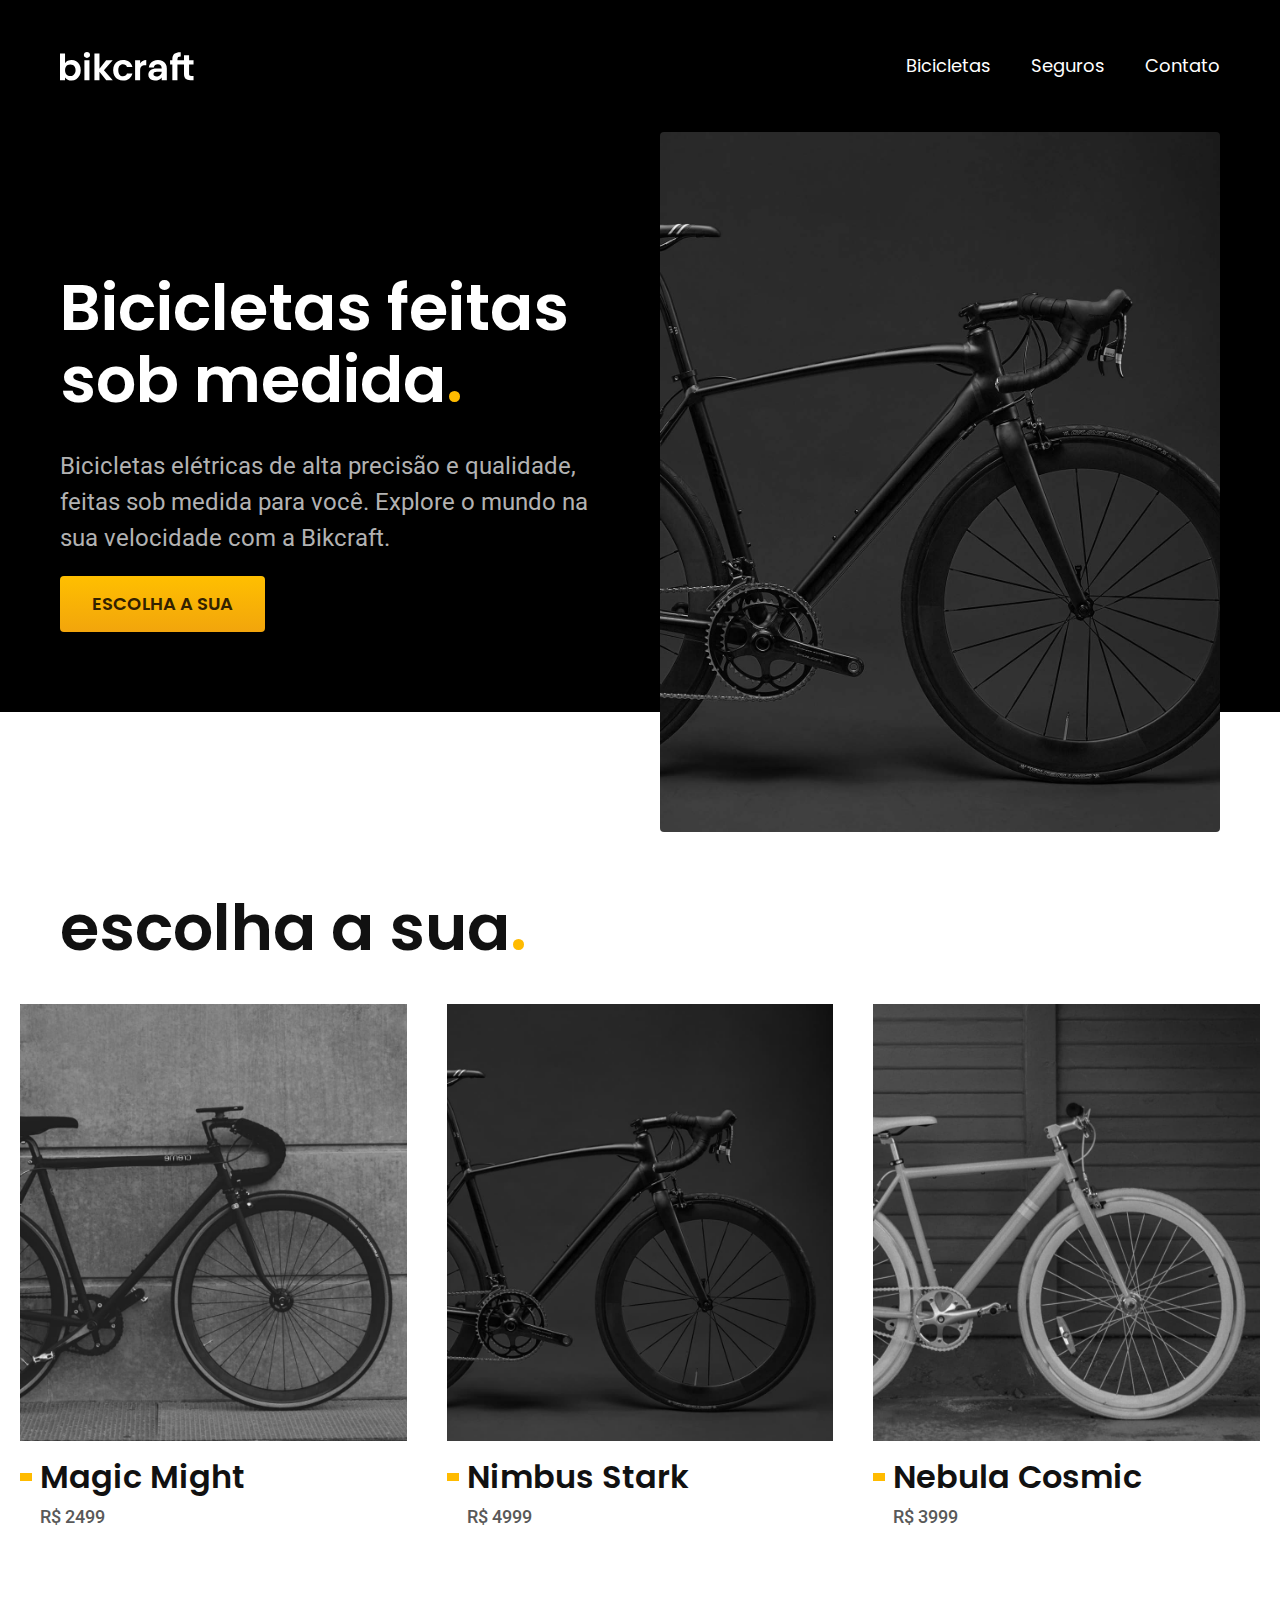
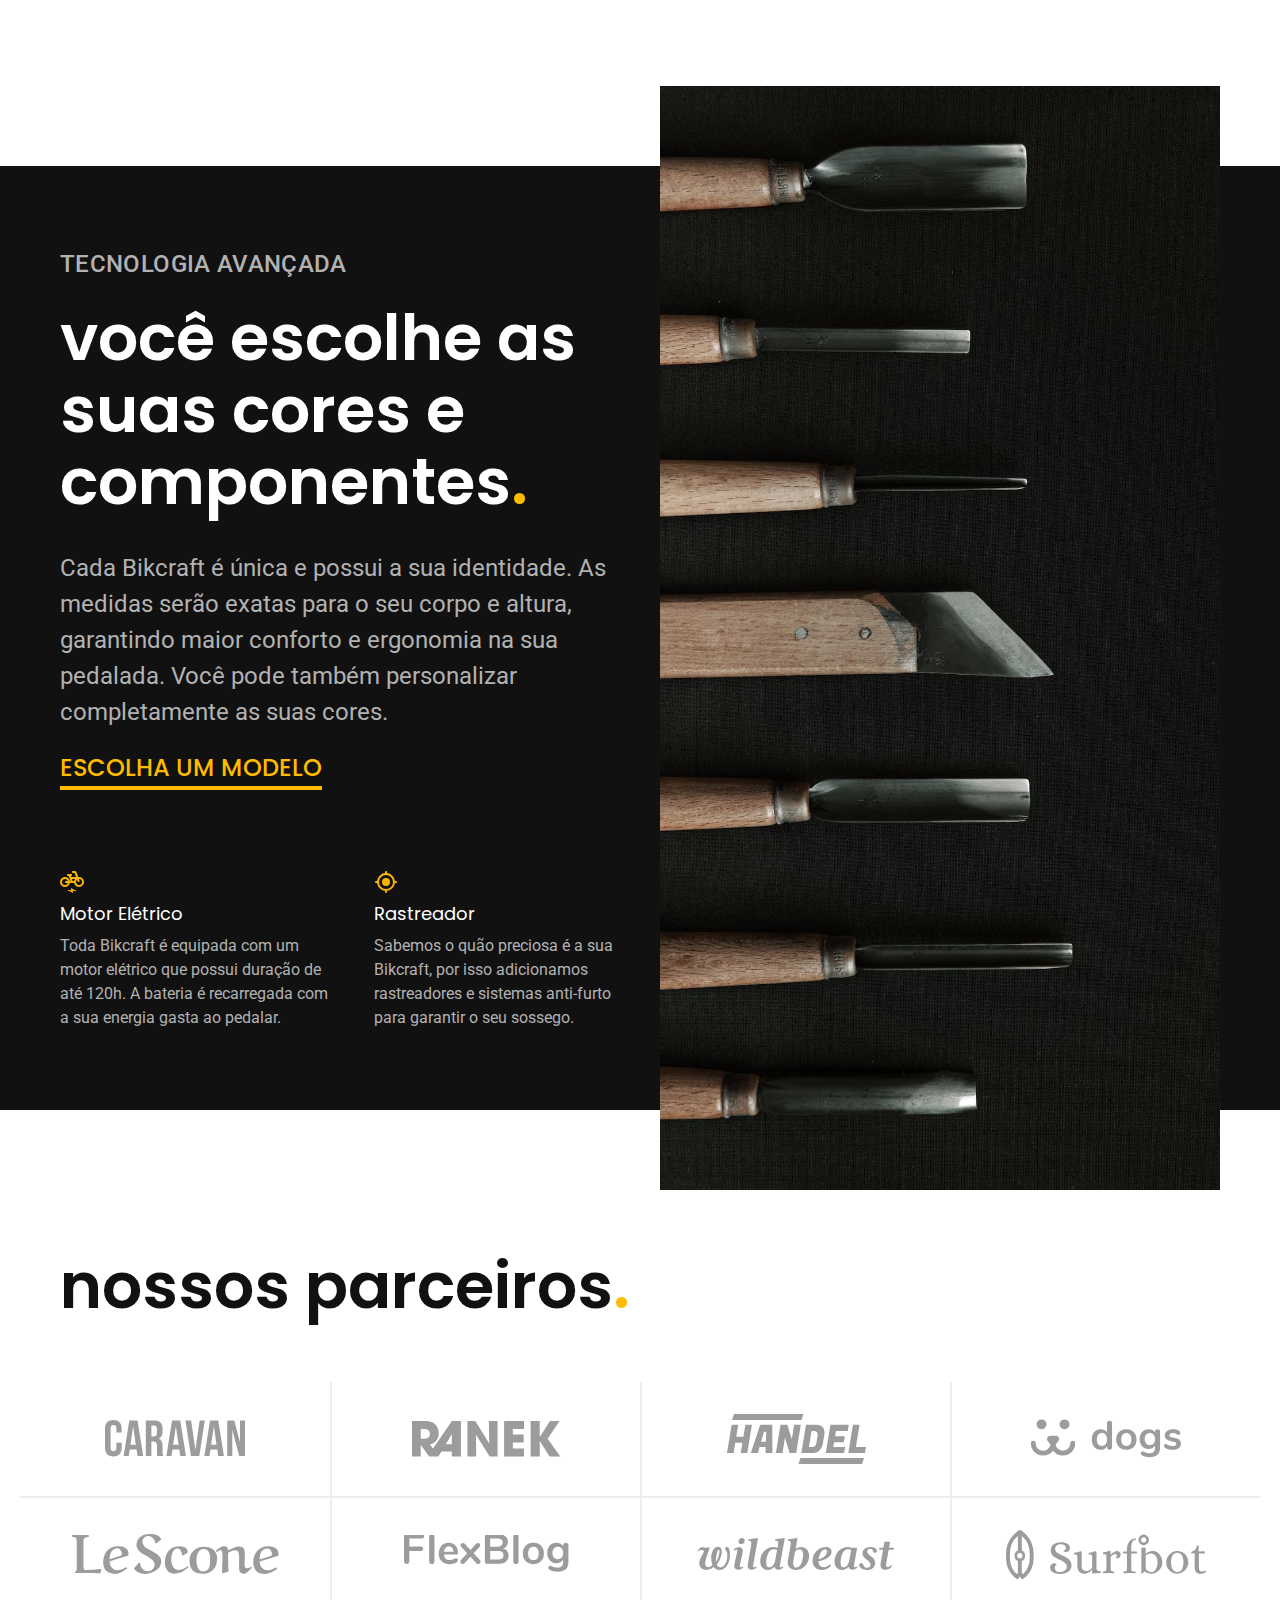
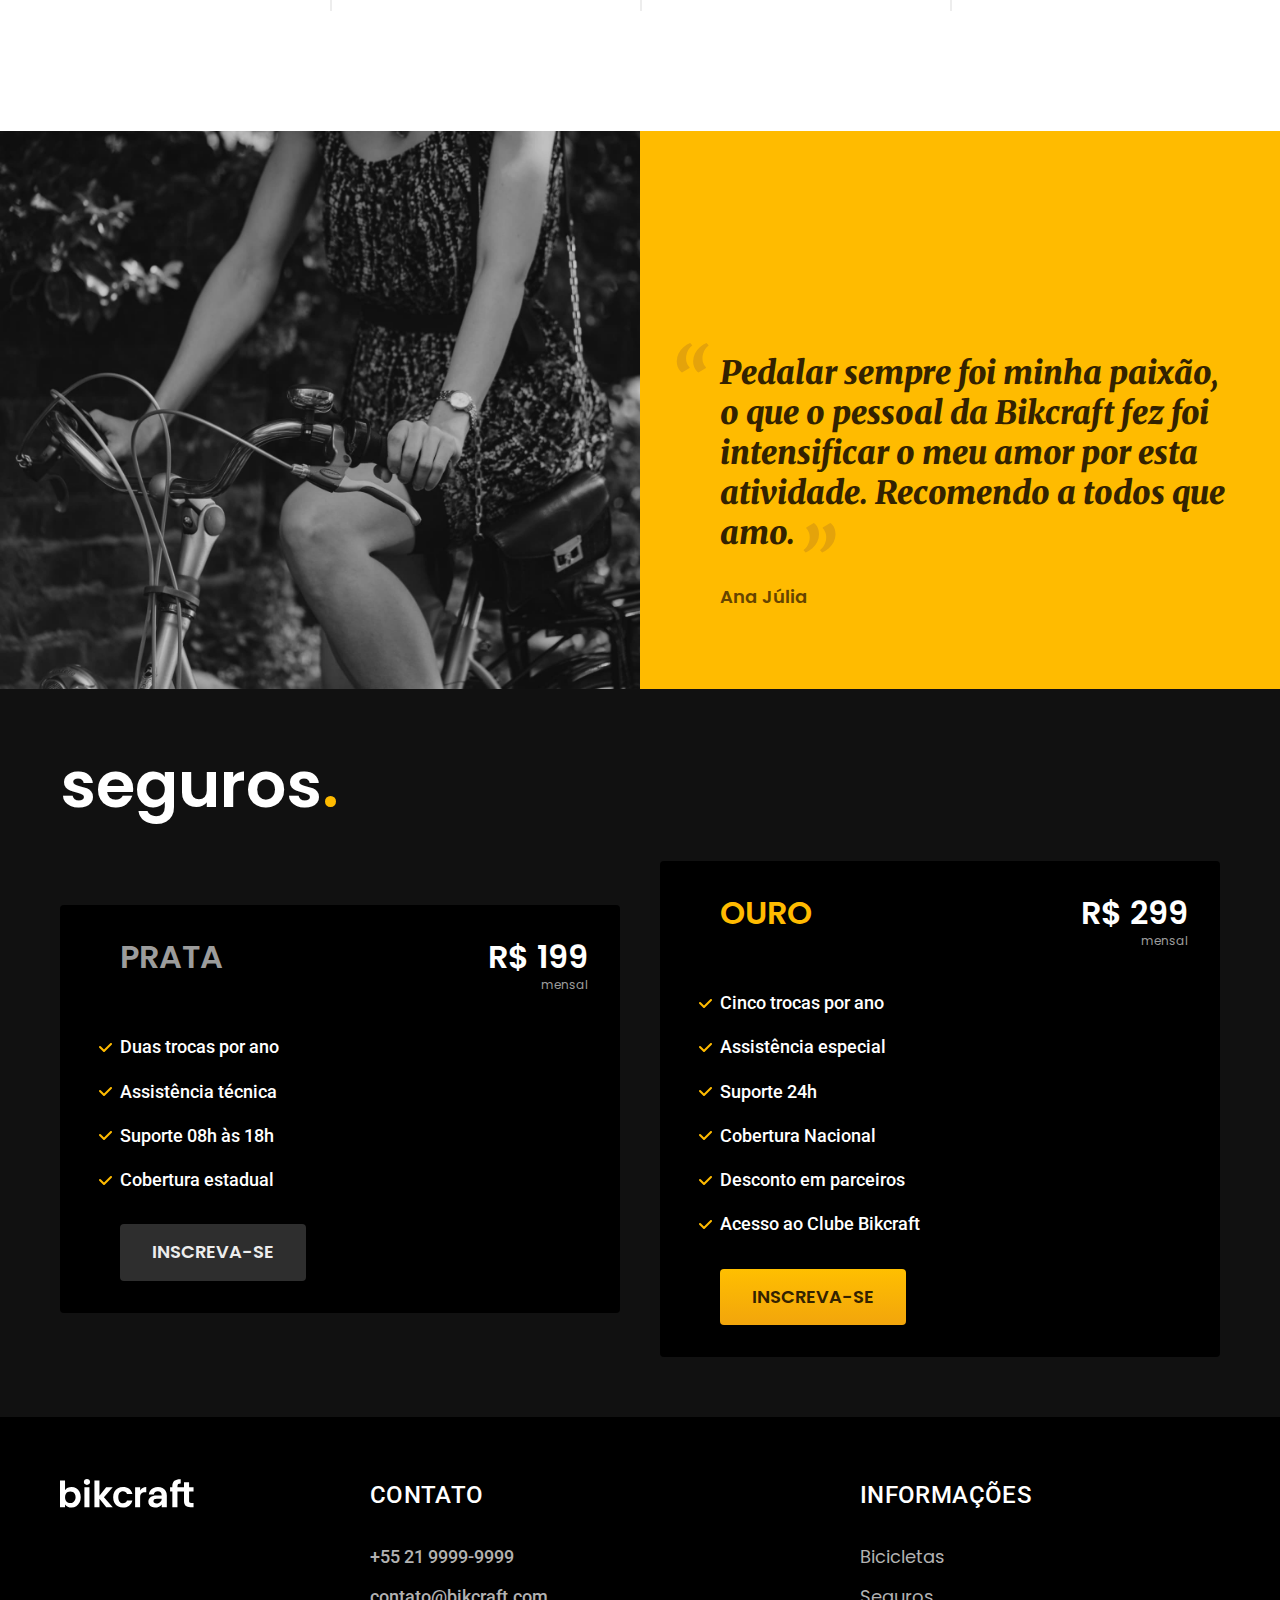
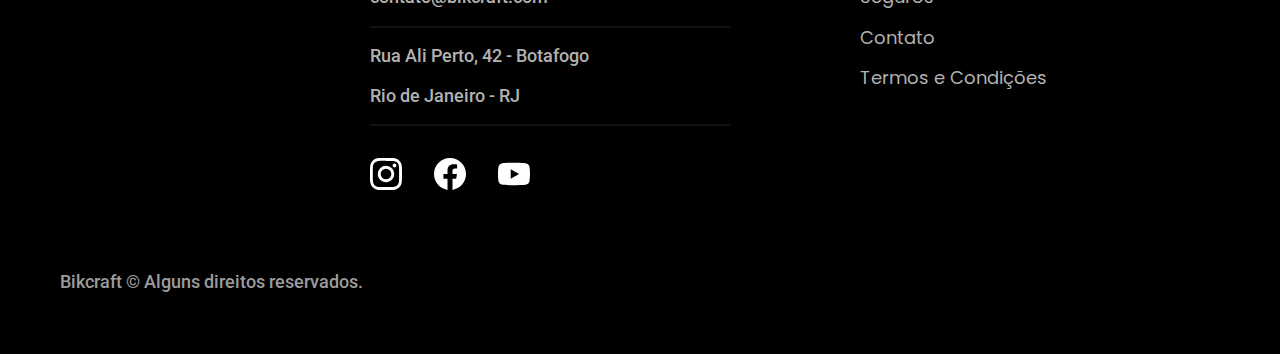
<file: index.html>
<!DOCTYPE html>
<html lang="pt-br">

<head>
  <meta charset="UTF-8">
  <meta name="viewport" content="width=device-width, initial-scale=1.0">
  <title>Bikcraft - Bicicletas Elétricas</title>
  <meta name="description" content="Bicicletas elétricas de alta precisão e qualidade, feitas sob medida para você. Explore o mundo na sua velocidade com a Bikcraft.">
  <link rel="preload" href="./css/style.css" as="style">
  <link rel="stylesheet" href="./css/style.css">
  <link rel="preconnect" href="https://fonts.googleapis.com">
  <link rel="preconnect" href="https://fonts.gstatic.com" crossorigin>
  <link href="https://fonts.googleapis.com/css2?family=Poppins:wght@400;600&family=Roboto:wght@400;500&display=swap" rel="stylesheet">
  <link href="https://fonts.googleapis.com/css2?family=Merriweather:ital,wght@1,900&display=swap" rel="stylesheet">
</head>

<body>
  <header class="header-bg">
    <div class="container header">
      <a href="./"><img src="./img/bikcraft.svg" width="136" height="32" alt="Bikcraft"></a>
      <nav aria-label="primaria">
        <ul class="header-menu font-1-m cor-0">
          <li><a href="./bicicletas.html">Bicicletas</a></li>
          <li><a href="./seguros.html">Seguros</a></li>
          <li><a href="./contato.html">Contato</a></li>
        </ul>
      </nav>
    </div>
  </header>

  <main class="introducao-bg">
    <div class="container introducao">
      <div class="introducao-conteudo">
        <h1 class="font-1-xxl cor-0">Bicicletas feitas sob medida<span class="cor-p1">.</span></h1>
        <p class="font-2-l cor-5">Bicicletas elétricas de alta precisão e qualidade, feitas sob medida para você. Explore o mundo na sua velocidade com a Bikcraft.</p>
        <a class="botao" href="./bicicletas.html">Escolha a sua</a>
      </div>
      <picture>
        <source media="(max-width: 800px)" srcset="./img/bicicletas/nimbus.jpg">
        <img src="./img/fotos/introducao.jpg" width="1280" height="1600" alt="Bicicleta elétrica preta.">
      </picture>
    </div>
  </main>

  <article class="bicicletas-lista">
    <h2 class="container font-1-xxl">escolha a sua<span class="cor-p1">.</span></h2>

    <ul>
      <li>
        <a href="./bicicletas/magic.html">
          <img src="./img/bicicletas/magic-home.jpg" width="920" height="1040" alt="Bicicleta preta">
          <h3 class="font-1-xl">Magic Might</h3>
          <span class="font-2-m cor-8">R$ 2499</span>
        </a>
      </li>
      <li>
        <a href="./bicicletas/nimbus.html">
          <img src="./img/bicicletas/nimbus-home.jpg" width="920" height="1040" alt="Bicicleta preta">
          <h3 class="font-1-xl">Nimbus Stark</h3>
          <span class="font-2-m cor-8">R$ 4999</span>
        </a>
      </li>
      <li>
        <a href="./bicicletas/nebula.html">
          <img src="./img/bicicletas/nebula-home.jpg" width="920" height="1040" alt="Bicicleta preta">
          <h3 class="font-1-xl">Nebula Cosmic</h3>
          <span class="font-2-m cor-8">R$ 3999</span>
        </a>
      </li>
    </ul>
  </article>

  <article class="tecnologia-bg">
    <div class="tecnologia container">
      <div class="tecnologia-conteudo">
        <span class="font-2-l-b cor-5">Tecnologia Avançada</span>
        <h2 class="font-1-xxl cor-0">você escolhe as suas cores e componentes<span class="cor-p1">.</span></h2>
        <p class="font-2-l cor-5">Cada Bikcraft é única e possui a sua identidade. As medidas serão exatas para o seu corpo e altura, garantindo maior conforto e ergonomia na sua pedalada. Você pode também personalizar completamente as suas cores.</p>
        <a class="link" href="./bicicletas.html">Escolha um modelo</a>
        <div class="tecnologia-vantagens">
          <div>
            <img src="./img/icones/eletrica.svg" width="24" height="24" alt="">
            <h3 class="font-1-m cor-0">Motor Elétrico</h3>
            <p class="font-2-s cor-5">Toda Bikcraft é equipada com um motor elétrico que possui duração de até 120h. A bateria é recarregada com a sua energia gasta ao pedalar.</p>
          </div>
          <div>
            <img src="./img/icones/rastreador.svg" width="24" height="24" alt="">
            <h3 class="font-1-m cor-0">Rastreador</h3>
            <p class="font-2-s cor-5">Sabemos o quão preciosa é a sua Bikcraft, por isso adicionamos rastreadores e sistemas anti-furto para garantir o seu sossego.</p>
          </div>
        </div>
      </div>
      <div class="tecnologia-imagem">
        <img src="./img/fotos/tecnologia.jpg" width="1200" height="1920" alt="">
      </div>
    </div>
  </article>

  <section class="parceiros" aria-label="Nossos Parceiros">
    <h2 class="container font-1-xxl">nossos parceiros<span class="cor-p1">.</span></h2>

    <ul>
      <li><img src="./img/parceiros/caravan.svg" width="140" height="38" alt="caravan"></li>
      <li><img src="./img/parceiros/ranek.svg" width="149" height="36" alt="ranek"></li>
      <li><img src="./img/parceiros/handel.svg" width="139" height="50" alt="handel"></li>
      <li><img src="./img/parceiros/dogs.svg" width="152" height="39" alt="dogs"></li>
      <li><img src="./img/parceiros/lescone.svg" width="208" height="41" alt="lescone"></li>
      <li><img src="./img/parceiros/flexblog.svg" width="165" height="38" alt="flexblog"></li>
      <li><img src="./img/parceiros/wildbeast.svg" width="196" height="34" alt="wildbeast"></li>
      <li><img src="./img/parceiros/surfbot.svg" width="200" height="49" alt="surfbot"></li>
    </ul>
  </section>

  <section class="depoimento" aria-label="Depoimento">
    <div>
      <img src="./img/fotos/depoimento.jpg" width="1560" height="1360" alt="Pessoa pedalando uma bicicleta Bikcraft">
    </div>
    <div class="depoimento-conteudo">
      <blockquote class="font-1-xl cor-p5">
        <p>Pedalar sempre foi minha paixão, o que o pessoal da Bikcraft fez foi intensificar o meu amor por esta atividade. Recomendo a todos que amo.</p>
      </blockquote>
      <span class="font-1-m-b cor-p4">Ana Júlia</span>
    </div>
  </section>

  <article class="seguros-bg">
    <div class="seguros container">
      <h2 class="font-1-xxl cor-0">seguros<span class="cor-p1">.</span></h2>
      <div class="seguros-item">
        <h3 class="font-1-xl cor-6">PRATA</h3>
        <span class="font-1-xl cor-0">R$ 199 <span class="font-1-xs cor-6">mensal</span></span>
        <ul class="font-2-m cor-0">
          <li>Duas trocas por ano</li>
          <li>Assistência técnica</li>
          <li>Suporte 08h às 18h</li>
          <li>Cobertura estadual</li>
        </ul>
        <a class="botao secundario" href="./orcamento.html">Inscreva-se</a>
      </div>

      <div class="seguros-item">
        <h3 class="font-1-xl cor-p1">OURO</h3>
        <span class="font-1-xl cor-0">R$ 299 <span class="font-1-xs cor-6">mensal</span></span>
        <ul class="font-2-m cor-0">
          <li>Cinco trocas por ano</li>
          <li>Assistência especial</li>
          <li>Suporte 24h</li>
          <li>Cobertura Nacional</li>
          <li>Desconto em parceiros</li>
          <li>Acesso ao Clube Bikcraft</li>
        </ul>
        <a class="botao" href="./orcamento.html">Inscreva-se</a>
      </div>
    </div>
  </article>

  <footer class="footer-bg">
    <div class="footer container">
      <img src="./img/bikcraft.svg" width="136" height="32" alt="Bikcraft">
      <div class="footer-contato">
        <h3 class="font-2-l-b cor-0">Contato</h3>
        <ul class="font-2-m cor-5">
          <li><a href="tel:+552199999999">+55 21 9999-9999</a></li>
          <li><a href="mailto:contato@bikcraft.com">contato@bikcraft.com</a></li>
          <li>Rua Ali Perto, 42 - Botafogo</li>
          <li>Rio de Janeiro - RJ</li>
        </ul>
        <div class="footer-redes">
          <a href="./">
            <img src="./img/redes/instagram.svg" width="32" height="32" alt="Instagram">
          </a>
          <a href="./">
            <img src="./img/redes/facebook.svg" width="32" height="32" alt="Facebook">
          </a>
          <a href="./">
            <img src="./img/redes/youtube.svg" width="32" height="32" alt="Youtube">
          </a>
        </div>
      </div>
      <div class="footer-informacoes">
        <h3 class="font-2-l-b cor-0">Informações</h3>
        <nav>
          <ul class="font-1-m cor-5">
            <li><a href="./bicicletas.html">Bicicletas</a></li>
            <li><a href="./seguros.html">Seguros</a></li>
            <li><a href="./contato.html">Contato</a></li>
            <li><a href="./termos.html">Termos e Condições</a></li>
          </ul>
        </nav>
      </div>
      <p class="footer-copy font-2-m cor-6">Bikcraft © Alguns direitos reservados.</p>
    </div>
  </footer>
</body>

</html>
</file>
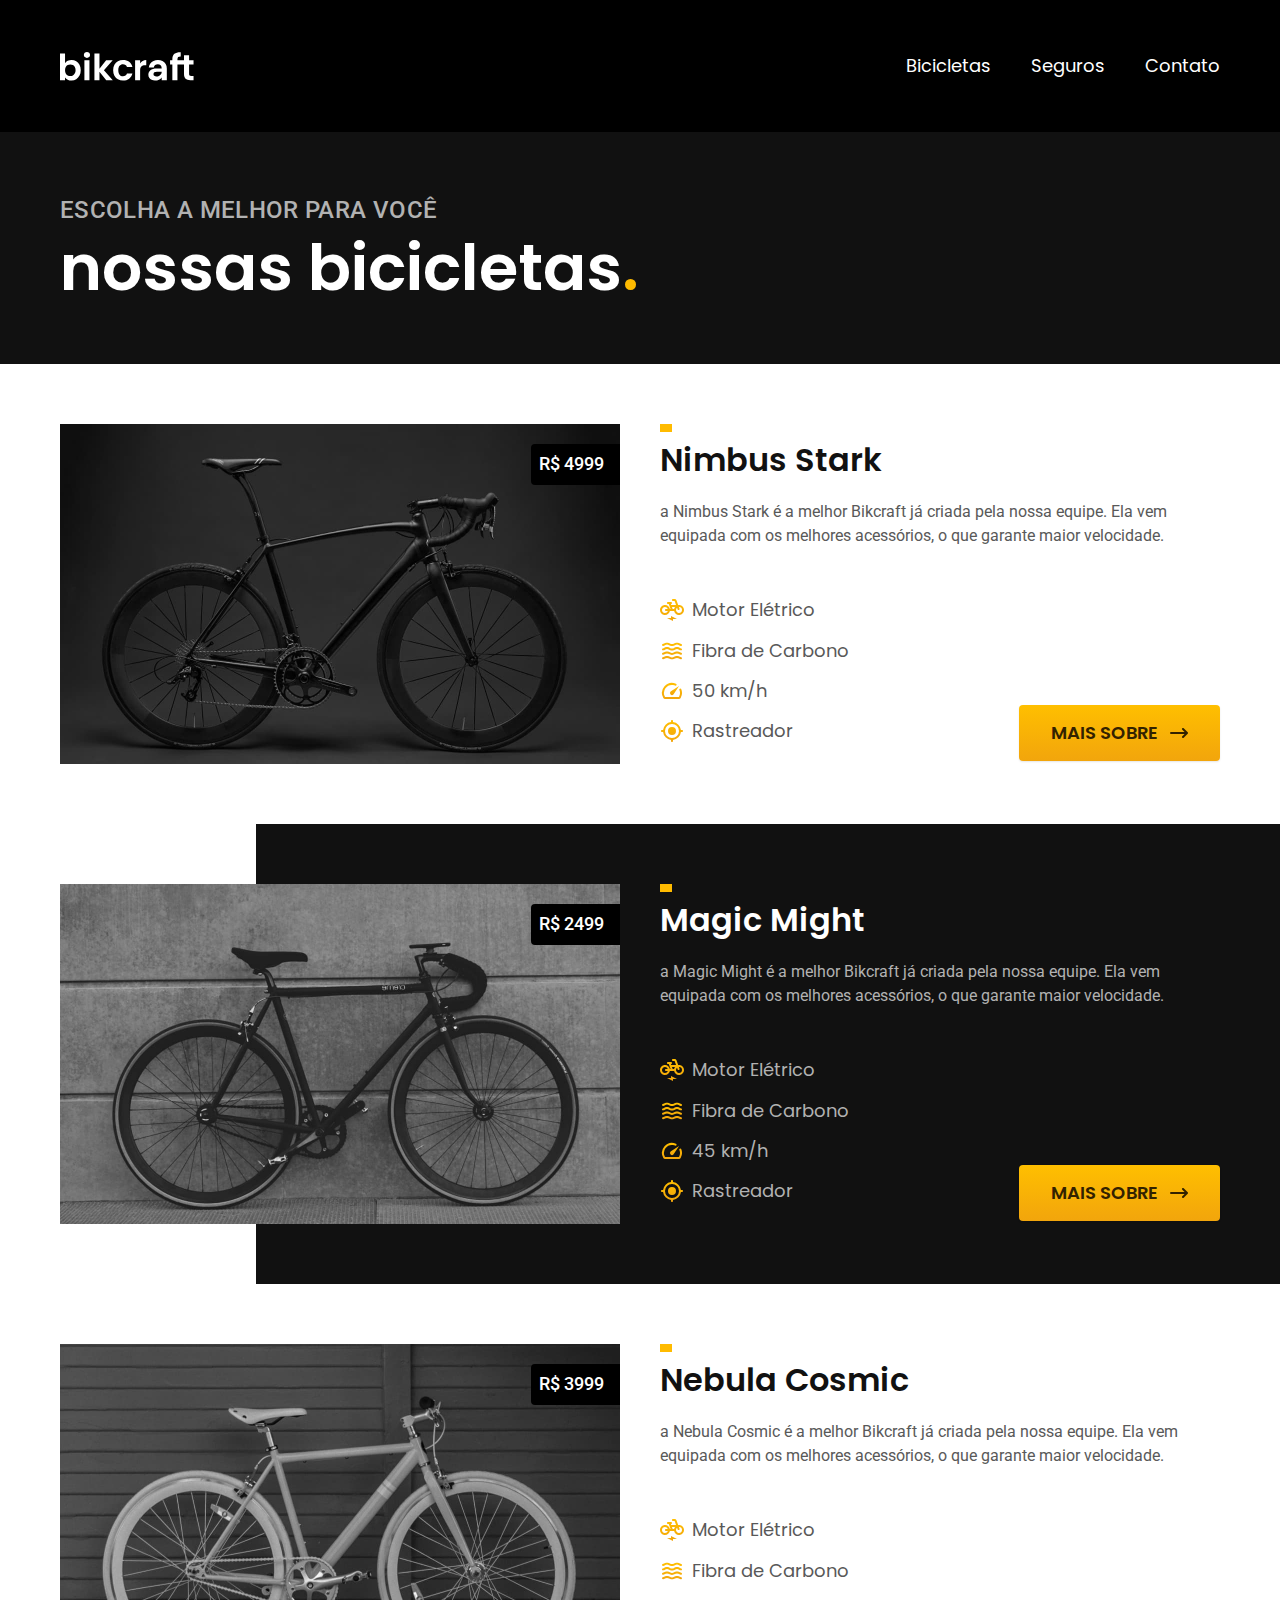
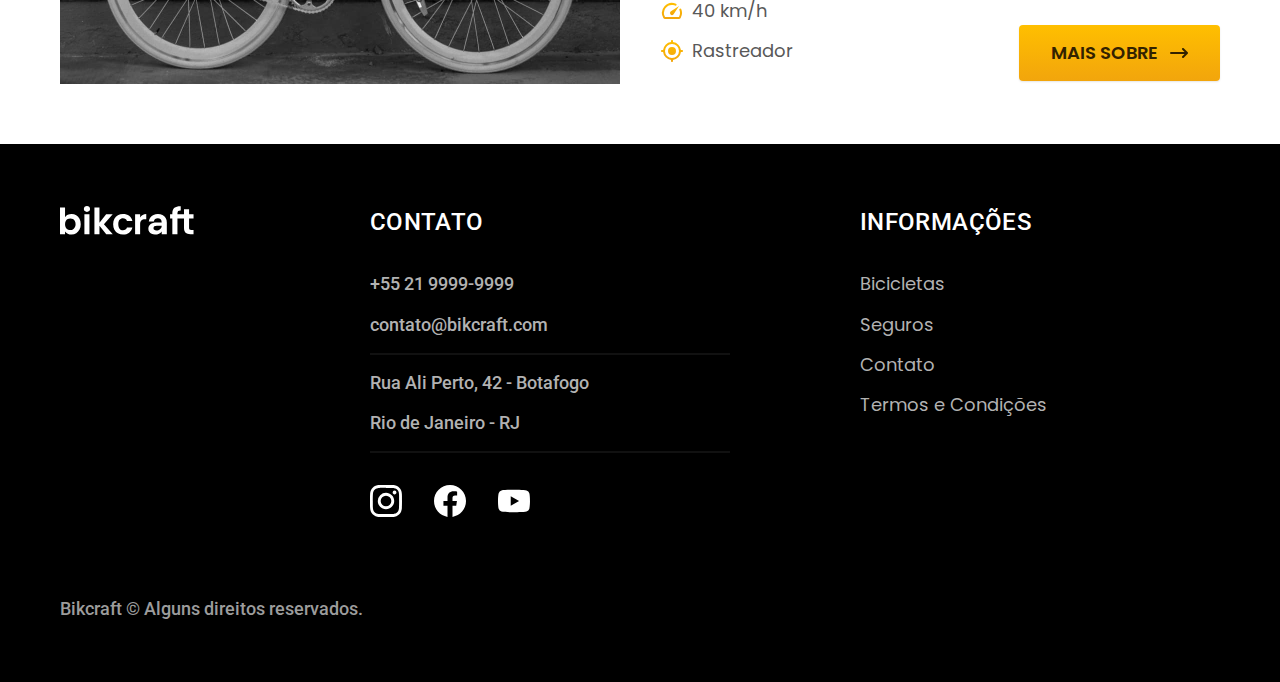
<file: bicicletas.html>
<!DOCTYPE html>
<html lang="pt-br">

<head>
  <meta charset="UTF-8">
  <meta name="viewport" content="width=device-width, initial-scale=1.0">
  <title>Bicicletas | Bikcraft - Bicicletas Elétricas</title>
  <meta name="description" content="Termos e condições">
  <link rel="preload" href="./css/style.css" as="style">
  <link rel="stylesheet" href="./css/style.css">
  <link rel="preconnect" href="https://fonts.googleapis.com">
  <link rel="preconnect" href="https://fonts.gstatic.com" crossorigin>
  <link href="https://fonts.googleapis.com/css2?family=Poppins:wght@400;600&family=Roboto:wght@400;500&display=swap" rel="stylesheet">
  <link href="https://fonts.googleapis.com/css2?family=Merriweather:ital,wght@1,900&display=swap" rel="stylesheet">
</head>

<body id="bicicletas">
  <header class="header-bg">
    <div class="container header">
      <a href="./"><img src="./img/bikcraft.svg" alt="Bikcraft"></a>
      <nav aria-label="primaria">
        <ul class="header-menu font-1-m cor-0">
          <li><a href="./bicicletas.html">Bicicletas</a></li>
          <li><a href="./seguros.html">Seguros</a></li>
          <li><a href="./contato.html">Contato</a></li>
        </ul>
      </nav>
    </div>
  </header>

  <main>
    <div class="titulo-bg">
      <div class="titulo container">
        <p class="font-2-l-b cor-5">Escolha a melhor para você</p>
        <h1 class="font-1-xxl cor-0">nossas bicicletas<span class="cor-p1">.</span></h1>
      </div>
    </div>

    <div class="bicicletas container">
      <div class="bicicletas-imagem">
        <img src="./img/bicicletas/nimbus.jpg" alt="Bicicleta preta">
        <span class="font-2-m cor-0">R$ 4999</span>
      </div>
      <div class="bicicletas-conteudo">
        <h2 class="font-1-xl">Nimbus Stark</h2>
        <p class="font-2-s cor-8">a Nimbus Stark é a melhor Bikcraft já criada pela nossa equipe. Ela vem equipada com os melhores acessórios, o que garante maior velocidade.</p>
        <ul class="font-1-m cor-8">
          <li><img src="./img/icones/eletrica.svg" alt="">Motor Elétrico</li>
          <li><img src="./img/icones/carbono.svg" alt="">Fibra de Carbono</li>
          <li><img src="./img/icones/velocidade.svg" alt="">50 km/h</li>
          <li><img src="./img/icones/rastreador.svg" alt="">Rastreador</li>
        </ul>
        <a class="botao seta" href="./bicicletas/nimbus.html">Mais Sobre</a>
      </div>
    </div>

    <div class="bicicletas-bg">
      <div class="bicicletas container">
        <div class="bicicletas-imagem">
          <img src="./img/bicicletas/magic.jpg" alt="Bicicleta preta">
          <span class="font-2-m cor-0">R$ 2499</span>
        </div>
        <div class="bicicletas-conteudo">
          <h2 class="font-1-xl cor-0">Magic Might</h2>
          <p class="font-2-s cor-5">a Magic Might é a melhor Bikcraft já criada pela nossa equipe. Ela vem equipada com os melhores acessórios, o que garante maior velocidade.</p>
          <ul class="font-1-m cor-5">
            <li><img src="./img/icones/eletrica.svg" alt="">Motor Elétrico</li>
            <li><img src="./img/icones/carbono.svg" alt="">Fibra de Carbono</li>
            <li><img src="./img/icones/velocidade.svg" alt="">45 km/h</li>
            <li><img src="./img/icones/rastreador.svg" alt="">Rastreador</li>
          </ul>
          <a class="botao seta" href="./bicicletas/magic.html">Mais Sobre</a>
        </div>
      </div>
    </div>

    <div class="bicicletas container">
      <div class="bicicletas-imagem">
        <img src="./img/bicicletas/nebula.jpg" alt="Bicicleta preta">
        <span class="font-2-m cor-0">R$ 3999</span>
      </div>
      <div class="bicicletas-conteudo">
        <h2 class="font-1-xl">Nebula Cosmic</h2>
        <p class="font-2-s cor-8">a Nebula Cosmic é a melhor Bikcraft já criada pela nossa equipe. Ela vem equipada com os melhores acessórios, o que garante maior velocidade.</p>
        <ul class="font-1-m cor-8">
          <li><img src="./img/icones/eletrica.svg" alt="">Motor Elétrico</li>
          <li><img src="./img/icones/carbono.svg" alt="">Fibra de Carbono</li>
          <li><img src="./img/icones/velocidade.svg" alt="">40 km/h</li>
          <li><img src="./img/icones/rastreador.svg" alt="">Rastreador</li>
        </ul>
        <a class="botao seta" href="./bicicletas/nebula.html">Mais Sobre</a>
      </div>
    </div>
  </main>

  <footer class="footer-bg">
    <div class="footer container">
      <img src="./img/bikcraft.svg" alt="Bikcraft">
      <div class="footer-contato">
        <h3 class="font-2-l-b cor-0">Contato</h3>
        <ul class="font-2-m cor-5">
          <li><a href="tel:+552199999999">+55 21 9999-9999</a></li>
          <li><a href="mailto:contato@bikcraft.com">contato@bikcraft.com</a></li>
          <li>Rua Ali Perto, 42 - Botafogo</li>
          <li>Rio de Janeiro - RJ</li>
        </ul>
        <div class="footer-redes">
          <a href="./">
            <img src="./img/redes/instagram.svg" alt="Instagram">
          </a>
          <a href="./">
            <img src="./img/redes/facebook.svg" alt="Facebook">
          </a>
          <a href="./">
            <img src="./img/redes/youtube.svg" alt="Youtube">
          </a>
        </div>
      </div>
      <div class="footer-informacoes">
        <h3 class="font-2-l-b cor-0">Informações</h3>
        <nav>
          <ul class="font-1-m cor-5">
            <li><a href="./bicicletas.html">Bicicletas</a></li>
            <li><a href="./seguros.html">Seguros</a></li>
            <li><a href="./contato.html">Contato</a></li>
            <li><a href="./termos.html">Termos e Condições</a></li>
          </ul>
        </nav>
      </div>
      <p class="footer-copy font-2-m cor-6">Bikcraft © Alguns direitos reservados.</p>
    </div>
  </footer>
</body>
</file>
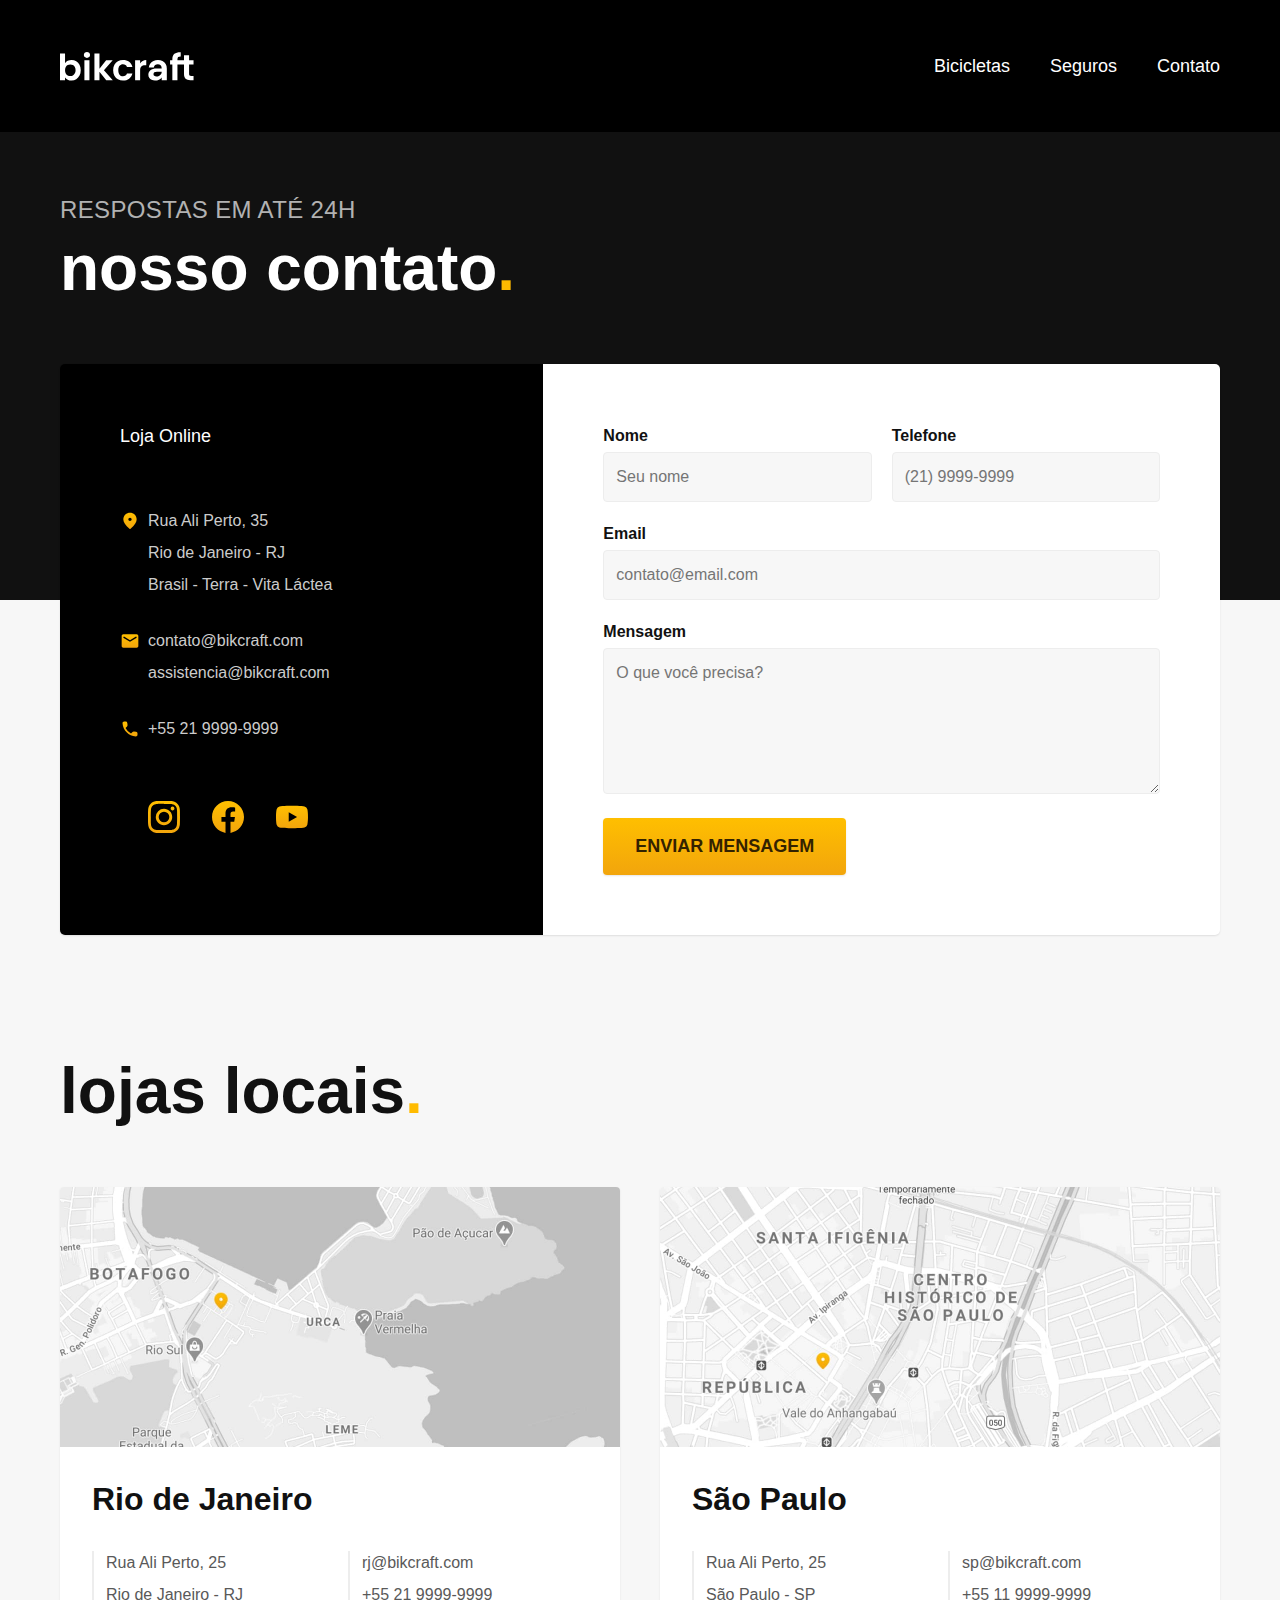
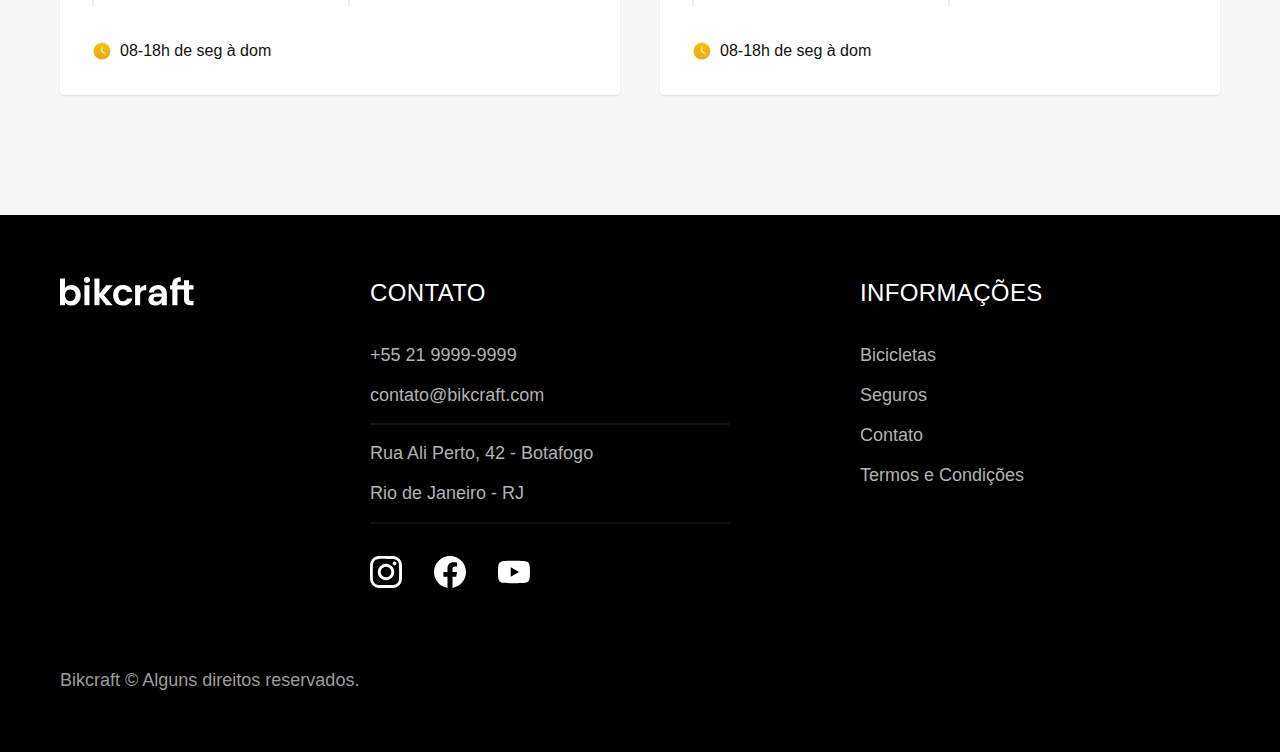
<file: contato.html>
<!DOCTYPE html>
<html lang="pt-br">

<head>
  <meta charset="UTF-8">
  <meta name="viewport" content="width=device-width, initial-scale=1.0">

  <title>Contato | Bikcraft</title>
  <meta name="description" content="Contato.">

  <link rel="preload" href="./css/style.css" as="style">
  <link rel="stylesheet" href="./css/style.css">
</head>

<body id="contato">
  <header class="header-bg">
    <div class="header container">
      <a href="./">
        <img src="./img/bikcraft.svg" alt="Bikcraft">
      </a>

      <nav aria-label="primaria">
        <ul class="header-menu font-1-m cor-0">
          <li><a href="./bicicletas.html">Bicicletas</a></li>
          <li><a href="./seguros.html">Seguros</a></li>
          <li><a href="./contato.html">Contato</a></li>
        </ul>
      </nav>
    </div>
  </header>

  <main>
    <div class="titulo-bg">
      <div class="titulo container">
        <p class="font-2-l-b cor-5">Respostas em até 24h</p>
        <h1 class="font-1-xxl cor-0">nosso contato<span class="cor-p1">.</span></h1>
      </div>
    </div>

    <div class="contato container">
      <section class="contato-dados" aria-label="Endereço">
        <h2 class="font-1-m cor-0">Loja Online</h2>
        <div class="contato-endereco font-2-s cor-4">
          <p>Rua Ali Perto, 35</p>
          <p>Rio de Janeiro - RJ</p>
          <p>Brasil - Terra - Vita Láctea</p>
        </div>
        <address class="contato-meios font-2-s cor-4">
          <a href="mailto:contato@bikcraft.com">contato@bikcraft.com</a>
          <a href="mailto:assistencia@bikcraft.com">assistencia@bikcraft.com</a>
          <a href="tel:+552199999999">+55 21 9999-9999</a>
        </address>
        <div class="contato-redes">
          <a href="./">
            <img src="./img/redes/instagram-p.svg" alt="Instagram">
          </a>
          <a href="./">
            <img src="./img/redes/facebook-p.svg" alt="Facebook">
          </a>
          <a href="./">
            <img src="./img/redes/youtube-p.svg" alt="Youtube">
          </a>
        </div>
      </section>
      <section class="contato-formulario" aria-label="Formulário">
        <form class="form" action="./contato.html">
          <div>
            <label for="nome">Nome</label>
            <input type="text" id="nome" name="nome" placeholder="Seu nome">
          </div>
          <div>
            <label for="telefone">Telefone</label>
            <input type="text" id="telefone" name="telefone" placeholder="(21) 9999-9999">
          </div>
          <div class="col-2">
            <label for="email">Email</label>
            <input type="email" id="email" name="email" placeholder="contato@email.com">
          </div>
          <div class="col-2">
            <label for="mensagem">Mensagem</label>
            <textarea rows="5" id="mensagem" name="mensagem" placeholder="O que você precisa?"></textarea>
          </div>
          <button class="botao col-2">Enviar Mensagem</button>
        </form>
      </section>
    </div>
  </main>

  <article class="lojas container">
    <h2 class="font-1-xxl">lojas locais<span class="cor-p1">.</span></h2>
    <div class="lojas-item">
      <img src="./img/lojas/rj.jpg" alt="mapa marcando o endereço em Rua Ali Perto, 25 - Rio de Janeiro - RJ">
      <div class="lojas-conteudo">
        <h3 class="font-1-xl">Rio de Janeiro</h3>
        <div class="lojas-dados font-2-s cor-8">
          <p>Rua Ali Perto, 25</p>
          <p>Rio de Janeiro - RJ</p>
        </div>
        <div class="lojas-dados font-2-s cor-8">
          <a href="mailto:rj@bikcraft.com">rj@bikcraft.com</a>
          <a href="tel:+552199999999">+55 21 9999-9999</a>
        </div>
        <p class="lojas-tempo font-1-s"><img src="./img/icones/horario.svg" alt="">08-18h de seg à dom</p>
      </div>
    </div>

    <div class="lojas-item">
      <img src="./img/lojas/sp.jpg" alt="mapa marcando o endereço em Rua Ali Perto, 25 - São Paulo - SP">
      <div class="lojas-conteudo">
        <h3 class="font-1-xl">São Paulo</h3>
        <div class="lojas-dados font-2-s cor-8">
          <p>Rua Ali Perto, 25</p>
          <p>São Paulo - SP</p>
        </div>
        <div class="lojas-dados font-2-s cor-8">
          <a href="mailto:sp@bikcraft.com">sp@bikcraft.com</a>
          <a href="tel:+551199999999">+55 11 9999-9999</a>
        </div>
        <p class="lojas-tempo font-1-s"><img src="./img/icones/horario.svg" alt="">08-18h de seg à dom</p>
      </div>
    </div>
  </article>

  <footer class="footer-bg">
    <div class="footer container">
      <img src="./img/bikcraft.svg" alt="Bikcraft">
      <div class="footer-contato">
        <h3 class="font-2-l-b cor-0">Contato</h3>
        <ul class="font-2-m cor-5">
          <li><a href="tel:+552199999999">+55 21 9999-9999</a></li>
          <li><a href="mailto:contato@bikcraft.com">contato@bikcraft.com</a></li>
          <li>Rua Ali Perto, 42 - Botafogo</li>
          <li>Rio de Janeiro - RJ</li>
        </ul>
        <div class="footer-redes">
          <a href="./">
            <img src="./img/redes/instagram.svg" alt="Instagram">
          </a>
          <a href="./">
            <img src="./img/redes/facebook.svg" alt="Facebook">
          </a>
          <a href="./">
            <img src="./img/redes/youtube.svg" alt="Youtube">
          </a>
        </div>
      </div>
      <div class="footer-informacoes">
        <h3 class="font-2-l-b cor-0">Informações</h3>
        <nav>
          <ul class="font-1-m cor-5">
            <li><a href="./bicicletas.html">Bicicletas</a></li>
            <li><a href="./seguros.html">Seguros</a></li>
            <li><a href="./contato.html">Contato</a></li>
            <li><a href="./termos.html">Termos e Condições</a></li>
          </ul>
        </nav>
      </div>
      <p class="footer-copy font-2-m cor-6">Bikcraft © Alguns direitos reservados.</p>
    </div>
  </footer>
</body>

</html>
</file>
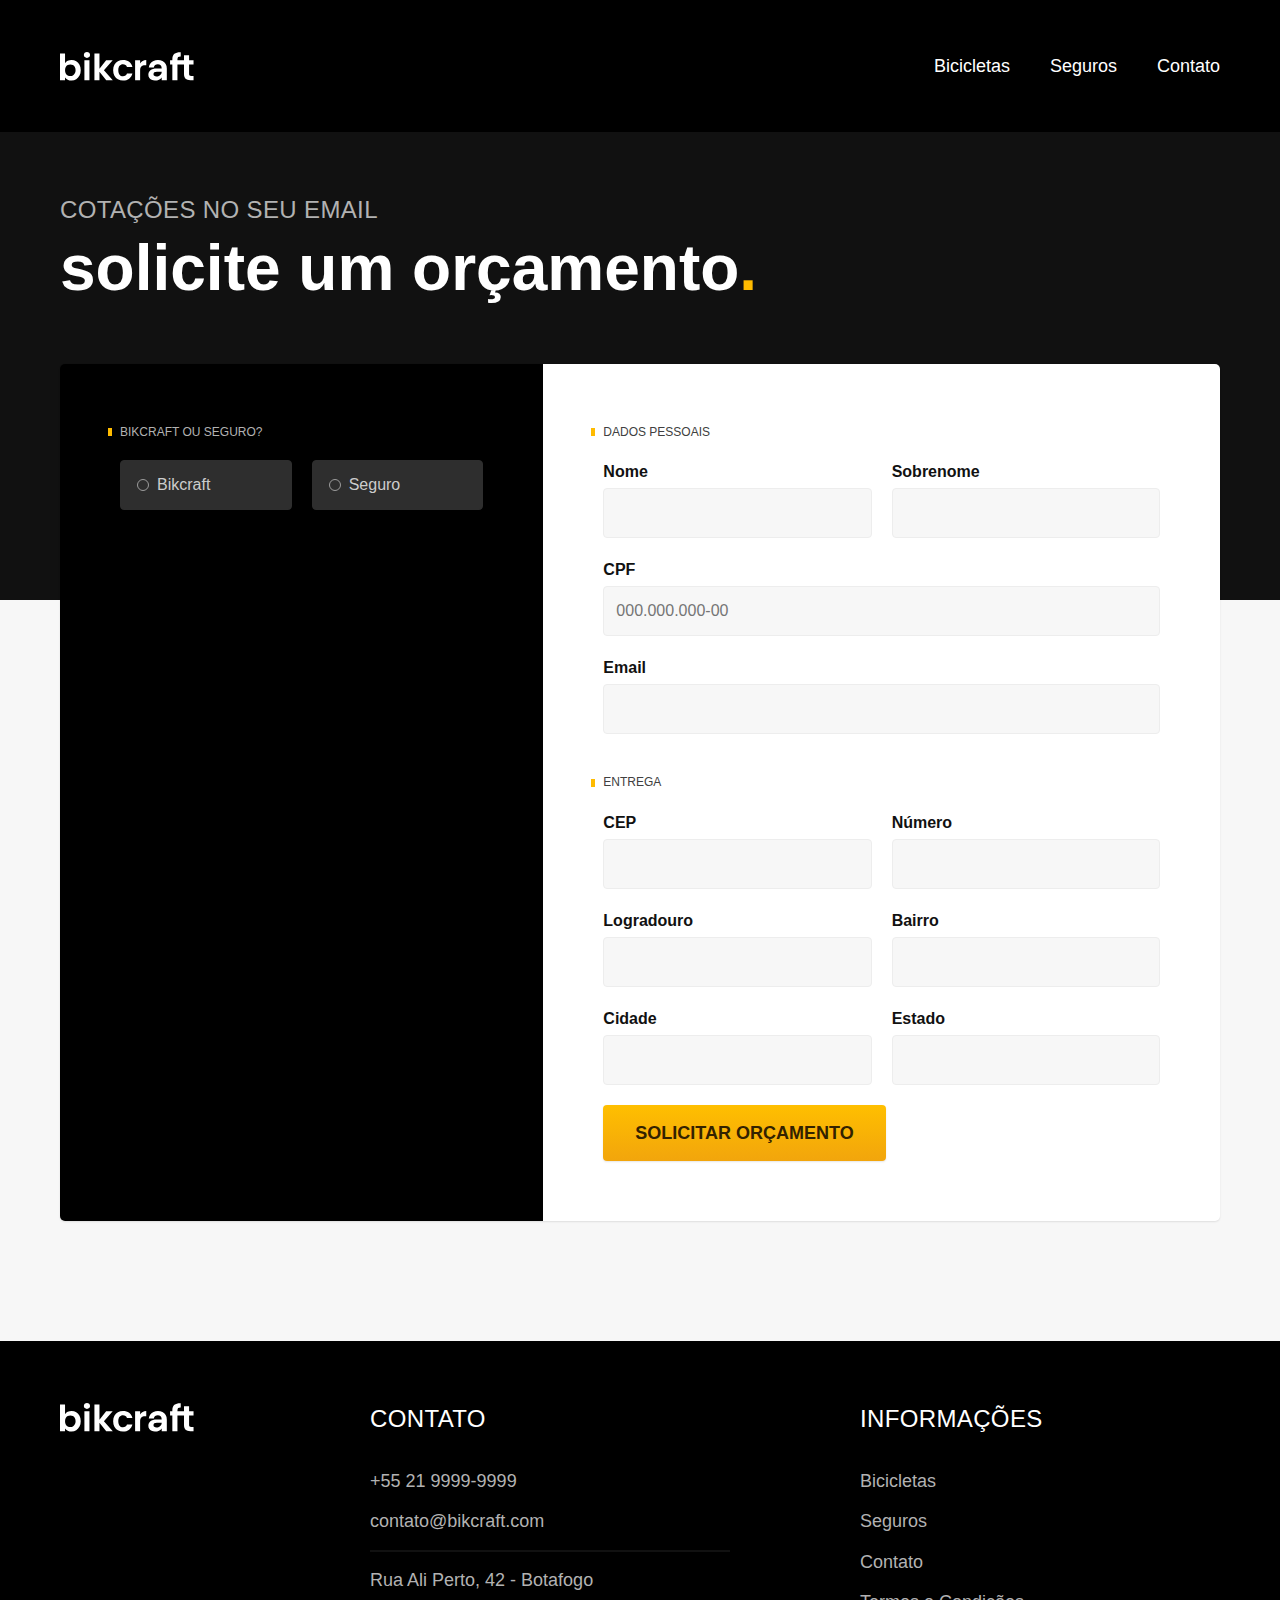
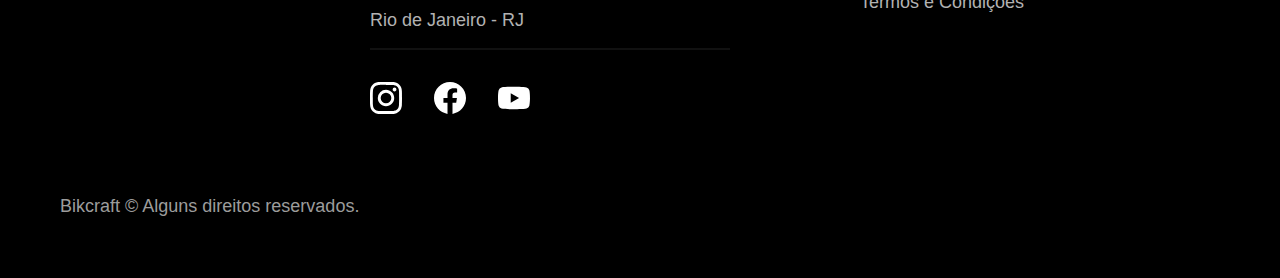
<file: orcamento.html>
<!DOCTYPE html>
<html lang="pt-br">

<head>
  <meta charset="UTF-8">
  <meta name="viewport" content="width=device-width, initial-scale=1.0">

  <title>Orçamento | Bikcraft</title>
  <meta name="description" content="Orçamento.">

  <link rel="preload" href="./css/style.css" as="style">
  <link rel="stylesheet" href="./css/style.css">
</head>

<body id="orcamento">
  <header class="header-bg">
    <div class="header container">
      <a href="./">
        <img src="./img/bikcraft.svg" alt="Bikcraft">
      </a>

      <nav aria-label="primaria">
        <ul class="header-menu font-1-m cor-0">
          <li><a href="./bicicletas.html">Bicicletas</a></li>
          <li><a href="./seguros.html">Seguros</a></li>
          <li><a href="./contato.html">Contato</a></li>
        </ul>
      </nav>
    </div>
  </header>

  <main>
    <div class="titulo-bg">
      <div class="titulo container">
        <p class="font-2-l-b cor-5">Cotações no seu email</p>
        <h1 class="font-1-xxl cor-0">solicite um orçamento<span class="cor-p1">.</span></h1>
      </div>
    </div>

    <form class="orcamento container" action="./orcamento.html">
      <div class="orcamento-produto">
        <h2 class="font-1-xs cor-5">Bikcraft ou Seguro?</h2>

        <input type="radio" name="tipo" value="bikcraft" id="bikcraft">
        <label for="bikcraft">Bikcraft</label>

        <input type="radio" name="tipo" value="seguro" id="seguro">
        <label for="seguro">Seguro</label>

        <div class="orcamento-conteudo" id="orcamento-bikcraft">
          <h2 class="font-1-xs cor-5">Escolha a sua</h2>

          <input type="radio" name="produto" value="nimbus" id="nimbus">
          <label for="nimbus">Nimbus Stark <span>R$ 4999</span></label>
          <div class="orcamento-detalhes">
            <ul class="font-1-xs cor-8">
              <li><img src="./img/icones/eletrica.svg" alt=""> Motor Elétrico</li>
              <li><img src="./img/icones/carbono.svg" alt=""> Fibra de Carbono</li>
              <li><img src="./img/icones/velocidade.svg" alt=""> 50 km/h</li>
              <li><img src="./img/icones/rastreador.svg" alt=""> Rastreador</li>
            </ul>
            <img src="./img/bicicletas/nimbus.jpg" alt="Bicicleta preta">
          </div>

          <input type="radio" name="produto" value="magic" id="magic">
          <label for="magic">Magic Might <span>R$ 2499</span></label>
          <div class="orcamento-detalhes">
            <ul class="font-1-xs cor-8">
              <li><img src="./img/icones/eletrica.svg" alt=""> Motor Elétrico</li>
              <li><img src="./img/icones/carbono.svg" alt=""> Fibra de Carbono</li>
              <li><img src="./img/icones/velocidade.svg" alt=""> 45 km/h</li>
              <li><img src="./img/icones/rastreador.svg" alt=""> Rastreador</li>
            </ul>
            <img src="./img/bicicletas/magic.jpg" alt="Bicicleta preta">
          </div>

          <input type="radio" name="produto" value="nebula" id="nebula">
          <label for="nebula">Nebula Cosmic <span>R$ 3999</span></label>
          <div class="orcamento-detalhes">
            <ul class="font-1-xs cor-8">
              <li><img src="./img/icones/eletrica.svg" alt=""> Motor Elétrico</li>
              <li><img src="./img/icones/carbono.svg" alt=""> Fibra de Carbono</li>
              <li><img src="./img/icones/velocidade.svg" alt=""> 40 km/h</li>
              <li><img src="./img/icones/rastreador.svg" alt=""> Rastreador</li>
            </ul>
            <img src="./img/bicicletas/nebula.jpg" alt="Bicicleta branca">
          </div>

        </div>

        <div class="orcamento-conteudo" id="orcamento-seguro">
          <h2 class="font-1-xs cor-5">Escolha o plano</h2>

          <input type="radio" name="produto" value="prata" id="prata">
          <label for="prata">Prata <span>R$ 199</span></label>

          <input type="radio" name="produto" value="ouro" id="ouro">
          <label for="ouro">Ouro <span>R$ 299</span></label>
        </div>
      </div>
      <div class="orcamento-dados form">
        <h2 class="font-1-xs cor-9 col-2">dados pessoais</h2>
        <div>
          <label for="nome">Nome</label>
          <input type="text" id="nome" name="nome">
        </div>
        <div>
          <label for="sobrenome">Sobrenome</label>
          <input type="text" id="sobrenome" name="sobrenome">
        </div>
        <div class="col-2">
          <label for="cpf">CPF</label>
          <input type="text" id="cpf" name="cpf" placeholder="000.000.000-00">
        </div>
        <div class="col-2">
          <label for="email">Email</label>
          <input type="email" id="email" name="email">
        </div>
        <h2 class="font-1-xs cor-9 col-2">entrega</h2>
        <div>
          <label for="cep">CEP</label>
          <input type="text" id="cep" name="cep">
        </div>
        <div>
          <label for="numero">Número</label>
          <input type="text" id="numero" name="numero">
        </div>
        <div>
          <label for="logradouro">Logradouro</label>
          <input type="text" id="logradouro" name="logradouro">
        </div>
        <div>
          <label for="bairro">Bairro</label>
          <input type="text" id="bairro" name="bairro">
        </div>
        <div>
          <label for="cidade">Cidade</label>
          <input type="text" id="cidade" name="cidade">
        </div>
        <div>
          <label for="estado">Estado</label>
          <input type="text" id="estado" name="estado">
        </div>
        <button class="botao col-2">Solicitar Orçamento</button>
      </div>
    </form>
  </main>

  <footer class="footer-bg">
    <div class="footer container">
      <img src="./img/bikcraft.svg" alt="Bikcraft">
      <div class="footer-contato">
        <h3 class="font-2-l-b cor-0">Contato</h3>
        <ul class="font-2-m cor-5">
          <li><a href="tel:+552199999999">+55 21 9999-9999</a></li>
          <li><a href="mailto:contato@bikcraft.com">contato@bikcraft.com</a></li>
          <li>Rua Ali Perto, 42 - Botafogo</li>
          <li>Rio de Janeiro - RJ</li>
        </ul>
        <div class="footer-redes">
          <a href="./">
            <img src="./img/redes/instagram.svg" alt="Instagram">
          </a>
          <a href="./">
            <img src="./img/redes/facebook.svg" alt="Facebook">
          </a>
          <a href="./">
            <img src="./img/redes/youtube.svg" alt="Youtube">
          </a>
        </div>
      </div>
      <div class="footer-informacoes">
        <h3 class="font-2-l-b cor-0">Informações</h3>
        <nav>
          <ul class="font-1-m cor-5">
            <li><a href="./bicicletas.html">Bicicletas</a></li>
            <li><a href="./seguros.html">Seguros</a></li>
            <li><a href="./contato.html">Contato</a></li>
            <li><a href="./termos.html">Termos e Condições</a></li>
          </ul>
        </nav>
      </div>
      <p class="footer-copy font-2-m cor-6">Bikcraft © Alguns direitos reservados.</p>
    </div>
  </footer>
</body>

</html>
</file>
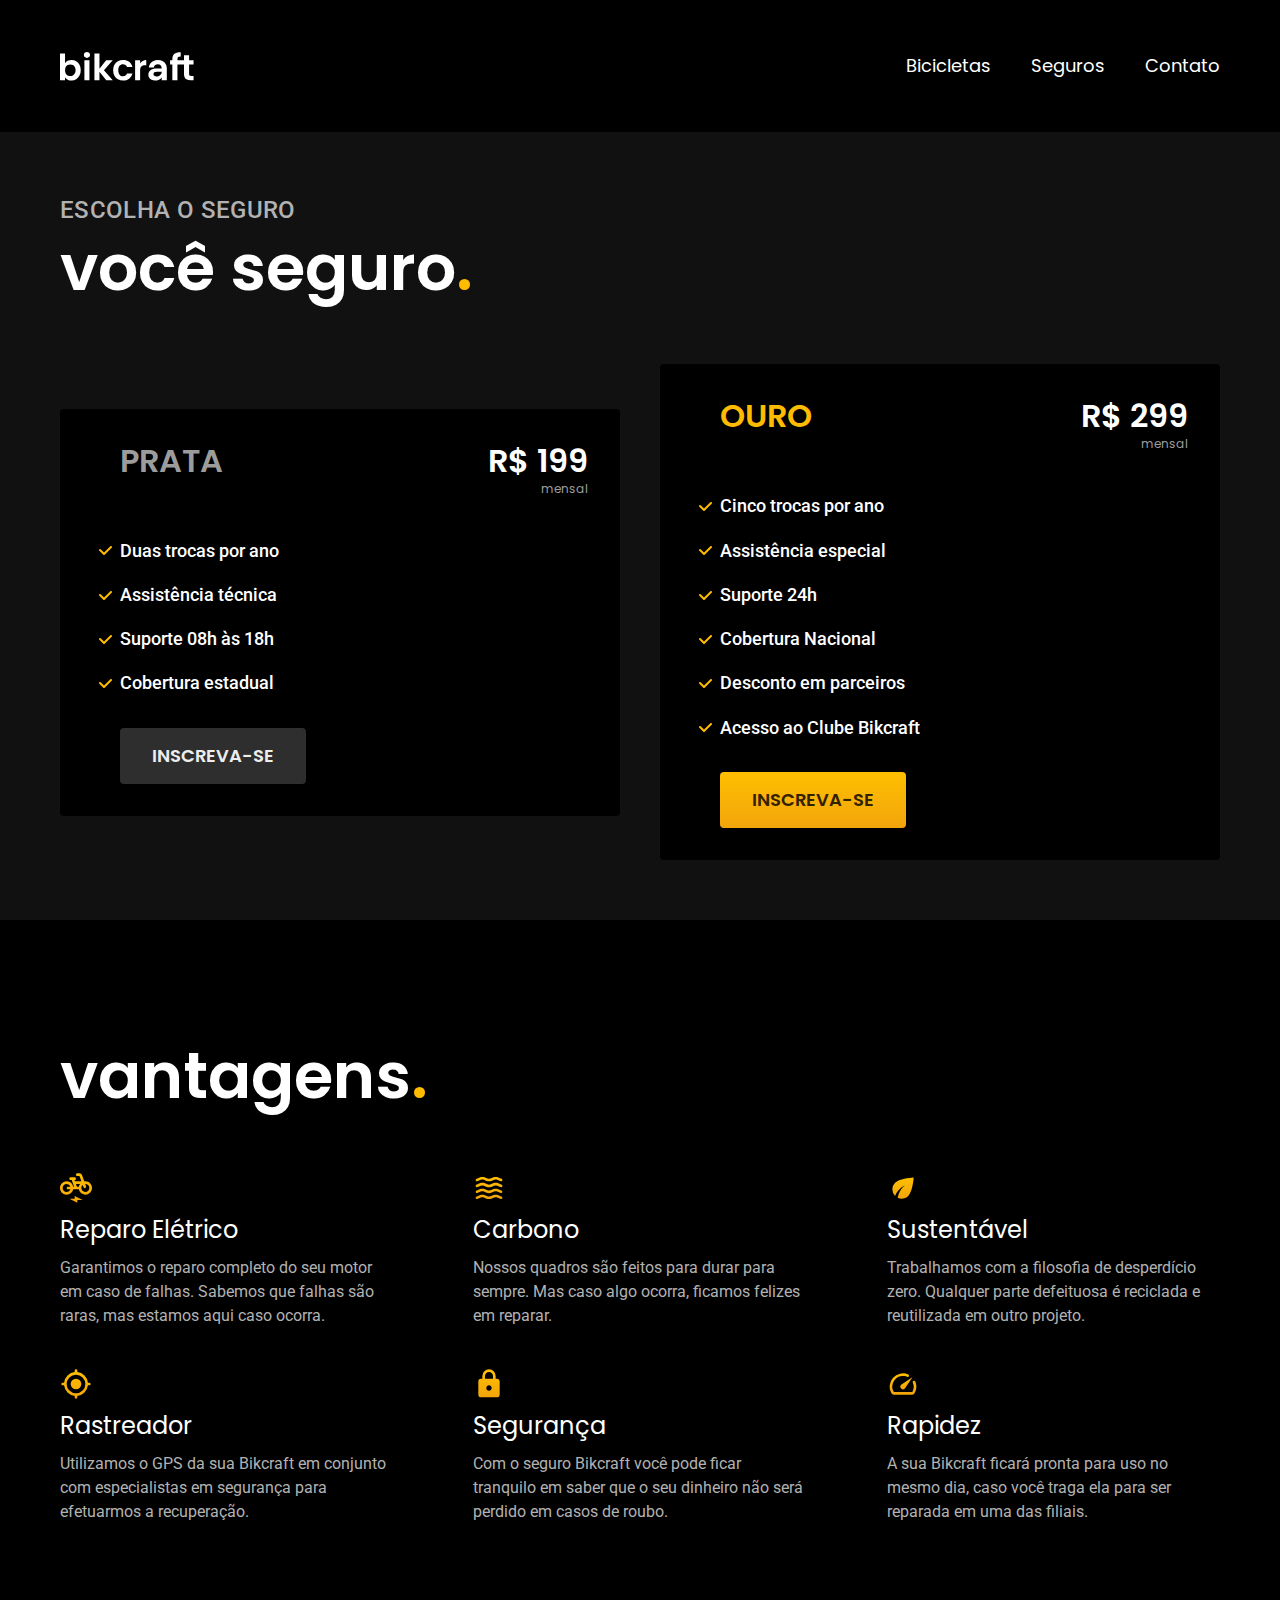
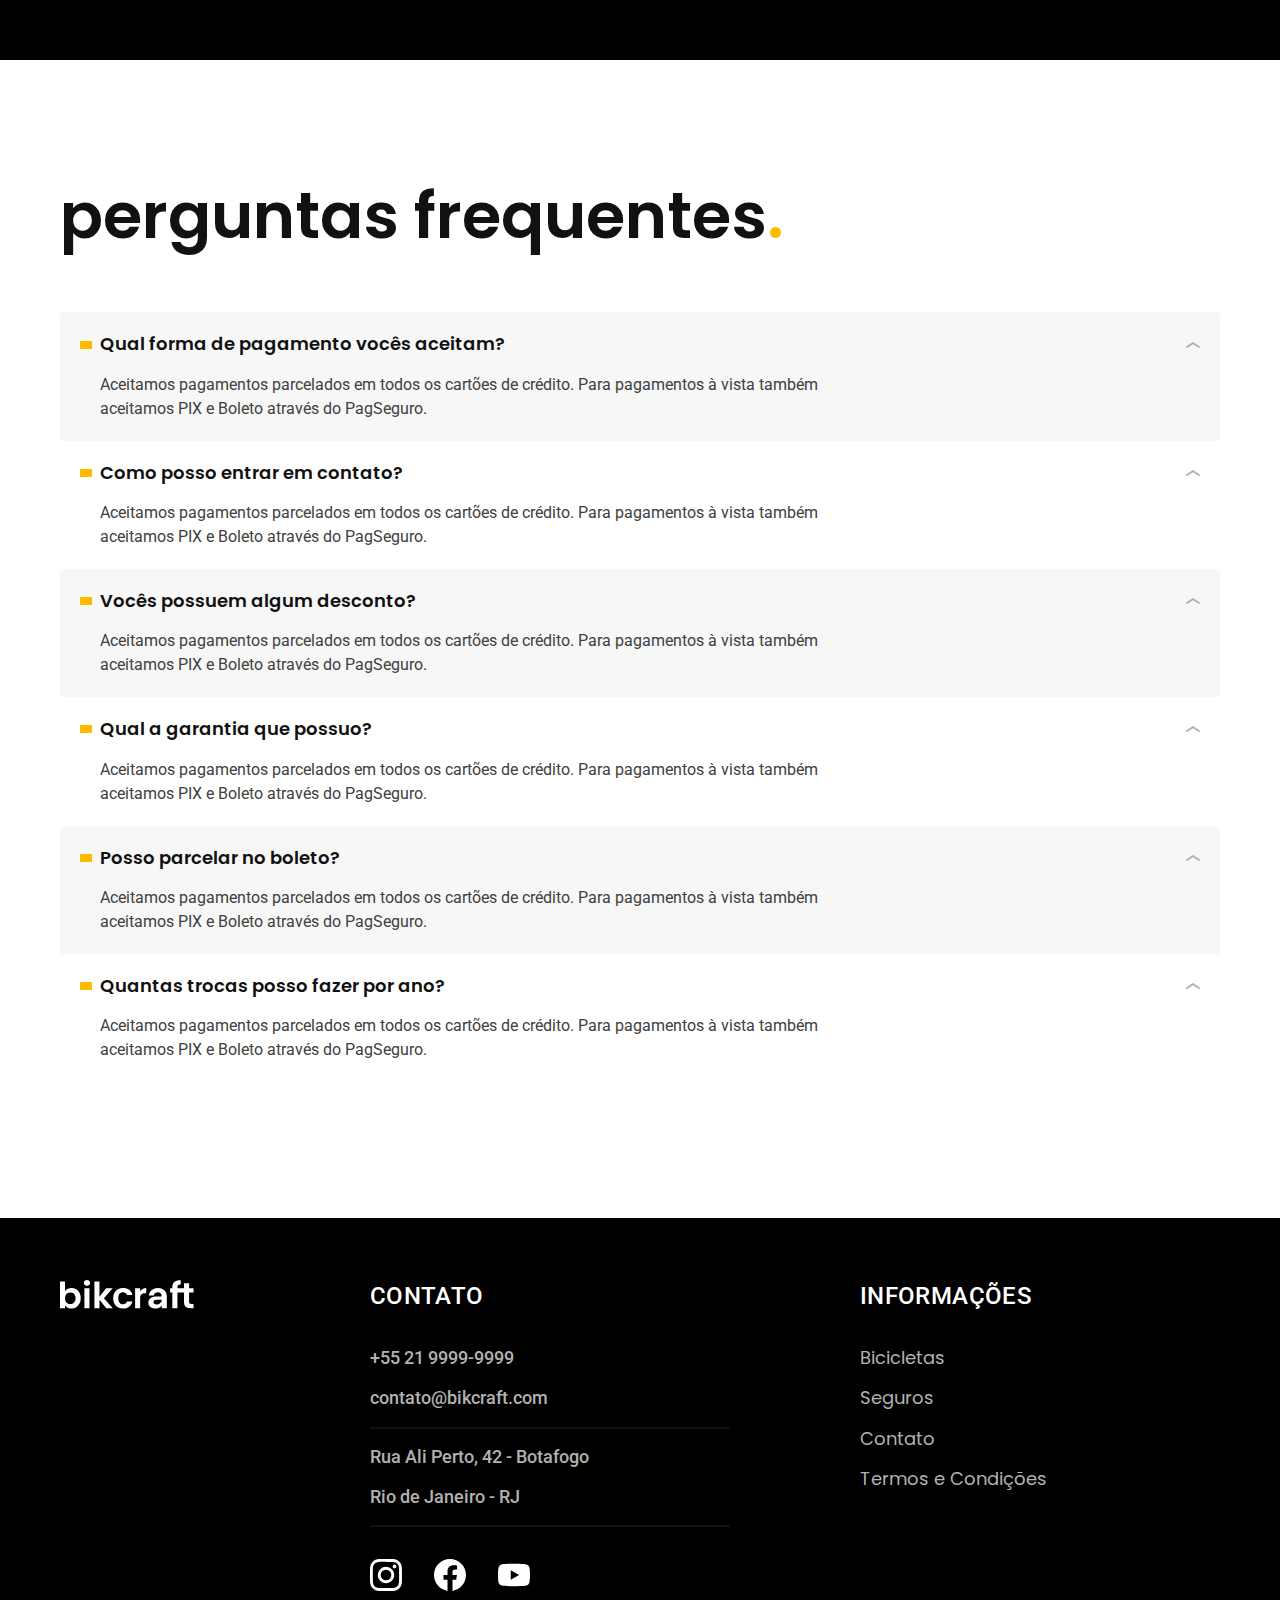
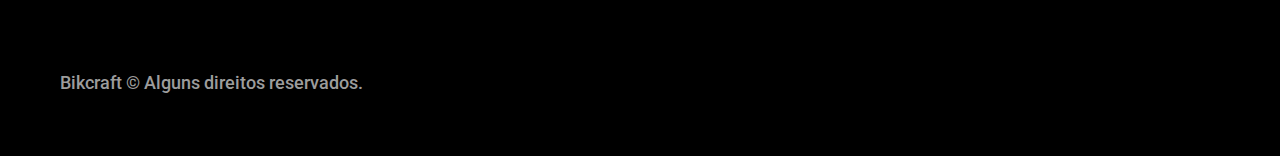
<file: seguros.html>
<!DOCTYPE html>
<html lang="pt-br">

<head>
  <meta charset="UTF-8">
  <meta name="viewport" content="width=device-width, initial-scale=1.0">
  <title>Seguros | Bikcraft - Bicicletas Elétricas</title>
  <meta name="description" content="Termos e condições">
  <link rel="preload" href="./css/style.css" as="style">
  <link rel="stylesheet" href="./css/style.css">
  <link rel="preconnect" href="https://fonts.googleapis.com">
  <link rel="preconnect" href="https://fonts.gstatic.com" crossorigin>
  <link href="https://fonts.googleapis.com/css2?family=Poppins:wght@400;600&family=Roboto:wght@400;500&display=swap" rel="stylesheet">
  <link href="https://fonts.googleapis.com/css2?family=Merriweather:ital,wght@1,900&display=swap" rel="stylesheet">
</head>

<body id="seguros">
  <header class="header-bg">
    <div class="container header">
      <a href="./"><img src="./img/bikcraft.svg" alt="Bikcraft"></a>
      <nav aria-label="primaria">
        <ul class="header-menu font-1-m cor-0">
          <li><a href="./bicicletas.html">Bicicletas</a></li>
          <li><a href="./seguros.html">Seguros</a></li>
          <li><a href="./contato.html">Contato</a></li>
        </ul>
      </nav>
    </div>
  </header>

  <main class="seguros-bg">
    <div class="titulo-bg">
      <div class="titulo container">
        <p class="font-2-l-b cor-5">Escolha o seguro</p>
        <h1 class="font-1-xxl cor-0">você seguro<span class="cor-p1">.</span></h1>
      </div>
    </div>

    <div class="seguros container">
      <div class="seguros-item">
        <h3 class="font-1-xl cor-6">PRATA</h3>
        <span class="font-1-xl cor-0">R$ 199 <span class="font-1-xs cor-6">mensal</span></span>
        <ul class="font-2-m cor-0">
          <li>Duas trocas por ano</li>
          <li>Assistência técnica</li>
          <li>Suporte 08h às 18h</li>
          <li>Cobertura estadual</li>
        </ul>
        <a class="botao secundario" href="./orcamento.html">Inscreva-se</a>
      </div>

      <div class="seguros-item">
        <h3 class="font-1-xl cor-p1">OURO</h3>
        <span class="font-1-xl cor-0">R$ 299 <span class="font-1-xs cor-6">mensal</span></span>
        <ul class="font-2-m cor-0">
          <li>Cinco trocas por ano</li>
          <li>Assistência especial</li>
          <li>Suporte 24h</li>
          <li>Cobertura Nacional</li>
          <li>Desconto em parceiros</li>
          <li>Acesso ao Clube Bikcraft</li>
        </ul>
        <a class="botao" href="./orcamento.html">Inscreva-se</a>
      </div>
    </div>
  </main>

  <article class="vantagens-bg">
    <div class="vantagens container">
      <h2 class="font-1-xxl cor-0">vantagens<span class="cor-p1">.</span></h2>
      <ul>
        <li>
          <img src="./img/icones/eletrica.svg" alt="">
          <h3 class="font-1-l cor-0">Reparo Elétrico</h3>
          <p class="font-2-s cor-5">Garantimos o reparo completo do seu motor em caso de falhas. Sabemos que falhas são raras, mas estamos aqui caso ocorra.</p>
        </li>
        <li>
          <img src="./img/icones/carbono.svg" alt="">
          <h3 class="font-1-l cor-0">Carbono</h3>
          <p class="font-2-s cor-5">Nossos quadros são feitos para durar para sempre. Mas caso algo ocorra, ficamos felizes em reparar.</p>
        </li>
        <li>
          <img src="./img/icones/sustentavel.svg" alt="">
          <h3 class="font-1-l cor-0">Sustentável</h3>
          <p class="font-2-s cor-5">Trabalhamos com a filosofia de desperdício zero. Qualquer parte defeituosa é reciclada e reutilizada em outro projeto.</p>
        </li>
        <li>
          <img src="./img/icones/rastreador.svg" alt="">
          <h3 class="font-1-l cor-0">Rastreador</h3>
          <p class="font-2-s cor-5">Utilizamos o GPS da sua Bikcraft em conjunto com especialistas em segurança para efetuarmos a recuperação.</p>
        </li>
        <li>
          <img src="./img/icones/seguro.svg" alt="">
          <h3 class="font-1-l cor-0">Segurança</h3>
          <p class="font-2-s cor-5">Com o seguro Bikcraft você pode ficar tranquilo em saber que o seu dinheiro não será perdido em casos de roubo.</p>
        </li>
        <li>
          <img src="./img/icones/velocidade.svg" alt="">
          <h3 class="font-1-l cor-0">Rapidez</h3>
          <p class="font-2-s cor-5">A sua Bikcraft ficará pronta para uso no mesmo dia, caso você traga ela para ser reparada em uma das filiais.</p>
        </li>
      </ul>
    </div>
  </article>

  <article class="perguntas container">
    <h2 class="font-1-xxl">perguntas frequentes<span class="cor-p1">.</span></h2>

    <dl>
      <div>
        <dt class="font-1-m-b">Qual forma de pagamento vocês aceitam?</dt>
        <dd class="font-2-s cor-9">Aceitamos pagamentos parcelados em todos os cartões de crédito. Para pagamentos à vista também aceitamos PIX e Boleto através do PagSeguro.</dd>
      </div>
      <div>
        <dt class="font-1-m-b">Como posso entrar em contato?</dt>
        <dd class="font-2-s cor-9">Aceitamos pagamentos parcelados em todos os cartões de crédito. Para pagamentos à vista também aceitamos PIX e Boleto através do PagSeguro.</dd>
      </div>
      <div>
        <dt class="font-1-m-b">Vocês possuem algum desconto?</dt>
        <dd class="font-2-s cor-9">Aceitamos pagamentos parcelados em todos os cartões de crédito. Para pagamentos à vista também aceitamos PIX e Boleto através do PagSeguro.</dd>
      </div>
      <div>
        <dt class="font-1-m-b">Qual a garantia que possuo?</dt>
        <dd class="font-2-s cor-9">Aceitamos pagamentos parcelados em todos os cartões de crédito. Para pagamentos à vista também aceitamos PIX e Boleto através do PagSeguro.</dd>
      </div>
      <div>
        <dt class="font-1-m-b">Posso parcelar no boleto?</dt>
        <dd class="font-2-s cor-9">Aceitamos pagamentos parcelados em todos os cartões de crédito. Para pagamentos à vista também aceitamos PIX e Boleto através do PagSeguro.</dd>
      </div>
      <div>
        <dt class="font-1-m-b">Quantas trocas posso fazer por ano?</dt>
        <dd class="font-2-s cor-9">Aceitamos pagamentos parcelados em todos os cartões de crédito. Para pagamentos à vista também aceitamos PIX e Boleto através do PagSeguro.</dd>
      </div>
    </dl>
  </article>

  <footer class="footer-bg">
    <div class="footer container">
      <img src="./img/bikcraft.svg" alt="Bikcraft">
      <div class="footer-contato">
        <h3 class="font-2-l-b cor-0">Contato</h3>
        <ul class="font-2-m cor-5">
          <li><a href="tel:+552199999999">+55 21 9999-9999</a></li>
          <li><a href="mailto:contato@bikcraft.com">contato@bikcraft.com</a></li>
          <li>Rua Ali Perto, 42 - Botafogo</li>
          <li>Rio de Janeiro - RJ</li>
        </ul>
        <div class="footer-redes">
          <a href="./">
            <img src="./img/redes/instagram.svg" alt="Instagram">
          </a>
          <a href="./">
            <img src="./img/redes/facebook.svg" alt="Facebook">
          </a>
          <a href="./">
            <img src="./img/redes/youtube.svg" alt="Youtube">
          </a>
        </div>
      </div>
      <div class="footer-informacoes">
        <h3 class="font-2-l-b cor-0">Informações</h3>
        <nav>
          <ul class="font-1-m cor-5">
            <li><a href="./bicicletas.html">Bicicletas</a></li>
            <li><a href="./seguros.html">Seguros</a></li>
            <li><a href="./contato.html">Contato</a></li>
            <li><a href="./termos.html">Termos e Condições</a></li>
          </ul>
        </nav>
      </div>
      <p class="footer-copy font-2-m cor-6">Bikcraft © Alguns direitos reservados.</p>
    </div>
  </footer>
</body>
</file>
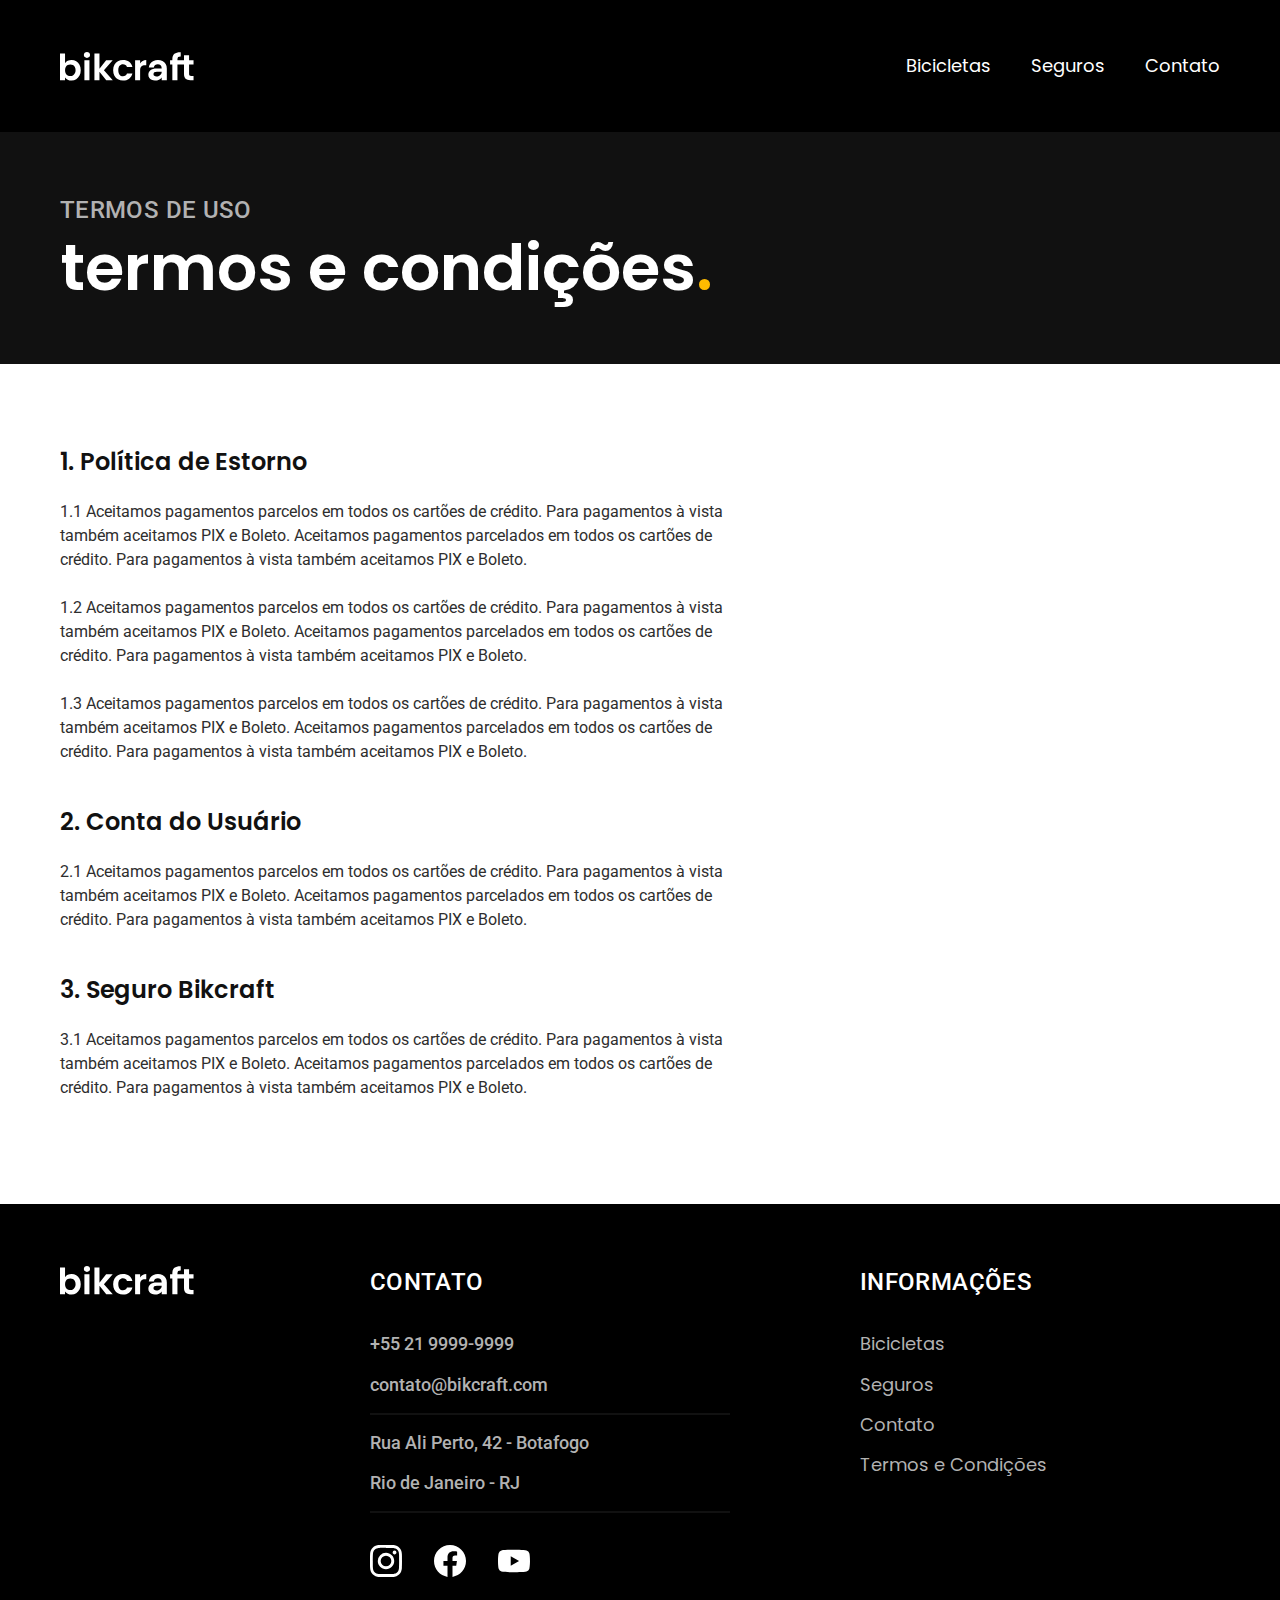
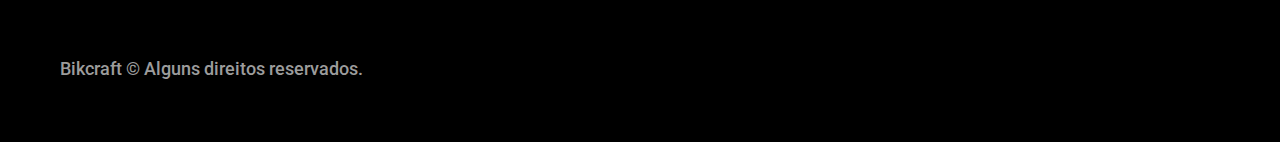
<file: termos.html>
<!DOCTYPE html>
<html lang="pt-br">

<head>
  <meta charset="UTF-8">
  <meta name="viewport" content="width=device-width, initial-scale=1.0">
  <title>Termos e Condições | Bikcraft - Bicicletas Elétricas</title>
  <meta name="description" content="Termos e condições">
  <link rel="preload" href="./css/style.css" as="style">
  <link rel="stylesheet" href="./css/style.css">
  <link rel="preconnect" href="https://fonts.googleapis.com">
  <link rel="preconnect" href="https://fonts.gstatic.com" crossorigin>
  <link href="https://fonts.googleapis.com/css2?family=Poppins:wght@400;600&family=Roboto:wght@400;500&display=swap" rel="stylesheet">
  <link href="https://fonts.googleapis.com/css2?family=Merriweather:ital,wght@1,900&display=swap" rel="stylesheet">
</head>

<body id="termos">
  <header class="header-bg">
    <div class="container header">
      <a href="./"><img src="./img/bikcraft.svg" alt="Bikcraft"></a>
      <nav aria-label="primaria">
        <ul class="header-menu font-1-m cor-0">
          <li><a href="./bicicletas.html">Bicicletas</a></li>
          <li><a href="./seguro.html">Seguros</a></li>
          <li><a href="./contato.html">Contato</a></li>
        </ul>
      </nav>
    </div>
  </header>

  <main>
    <div class="titulo-bg">
      <div class="titulo container">
        <p class="font-2-l-b cor-5">Termos de uso</p>
        <h1 class="font-1-xxl cor-0">termos e condições<span class="cor-p1">.</span></h1>
      </div>
    </div>

    <div class="termos font-2-s cor-10 container">
      <h2 class="font-1-l cor-11">1. Política de Estorno</h2>
      <p>1.1 Aceitamos pagamentos parcelos em todos os cartões de crédito. Para pagamentos à vista também aceitamos PIX e Boleto. Aceitamos pagamentos parcelados em todos os cartões de crédito. Para pagamentos à vista também aceitamos PIX e Boleto.</p>
      <p>1.2 Aceitamos pagamentos parcelos em todos os cartões de crédito. Para pagamentos à vista também aceitamos PIX e Boleto. Aceitamos pagamentos parcelados em todos os cartões de crédito. Para pagamentos à vista também aceitamos PIX e Boleto.</p>
      <p>1.3 Aceitamos pagamentos parcelos em todos os cartões de crédito. Para pagamentos à vista também aceitamos PIX e Boleto. Aceitamos pagamentos parcelados em todos os cartões de crédito. Para pagamentos à vista também aceitamos PIX e Boleto.</p>
      <h2 class="font-1-l cor-11">2. Conta do Usuário</h2>
      <p>2.1 Aceitamos pagamentos parcelos em todos os cartões de crédito. Para pagamentos à vista também aceitamos PIX e Boleto. Aceitamos pagamentos parcelados em todos os cartões de crédito. Para pagamentos à vista também aceitamos PIX e Boleto.</p>
      <h2 class="font-1-l cor-11">3. Seguro Bikcraft</h2>
      <p>3.1 Aceitamos pagamentos parcelos em todos os cartões de crédito. Para pagamentos à vista também aceitamos PIX e Boleto. Aceitamos pagamentos parcelados em todos os cartões de crédito. Para pagamentos à vista também aceitamos PIX e Boleto.</p>
    </div>
  </main>

  <footer class="footer-bg">
    <div class="footer container">
      <img src="./img/bikcraft.svg" alt="Bikcraft">
      <div class="footer-contato">
        <h3 class="font-2-l-b cor-0">Contato</h3>
        <ul class="font-2-m cor-5">
          <li><a href="tel:+552199999999">+55 21 9999-9999</a></li>
          <li><a href="mailto:contato@bikcraft.com">contato@bikcraft.com</a></li>
          <li>Rua Ali Perto, 42 - Botafogo</li>
          <li>Rio de Janeiro - RJ</li>
        </ul>
        <div class="footer-redes">
          <a href="./">
            <img src="./img/redes/instagram.svg" alt="Instagram">
          </a>
          <a href="./">
            <img src="./img/redes/facebook.svg" alt="Facebook">
          </a>
          <a href="./">
            <img src="./img/redes/youtube.svg" alt="Youtube">
          </a>
        </div>
      </div>
      <div class="footer-informacoes">
        <h3 class="font-2-l-b cor-0">Informações</h3>
        <nav>
          <ul class="font-1-m cor-5">
            <li><a href="./bicicletas.html">Bicicletas</a></li>
            <li><a href="./seguros.html">Seguros</a></li>
            <li><a href="./contato.html">Contato</a></li>
            <li><a href="./termos.html">Termos e Condições</a></li>
          </ul>
        </nav>
      </div>
      <p class="footer-copy font-2-m cor-6">Bikcraft © Alguns direitos reservados.</p>
    </div>
  </footer>
</body>
</file>
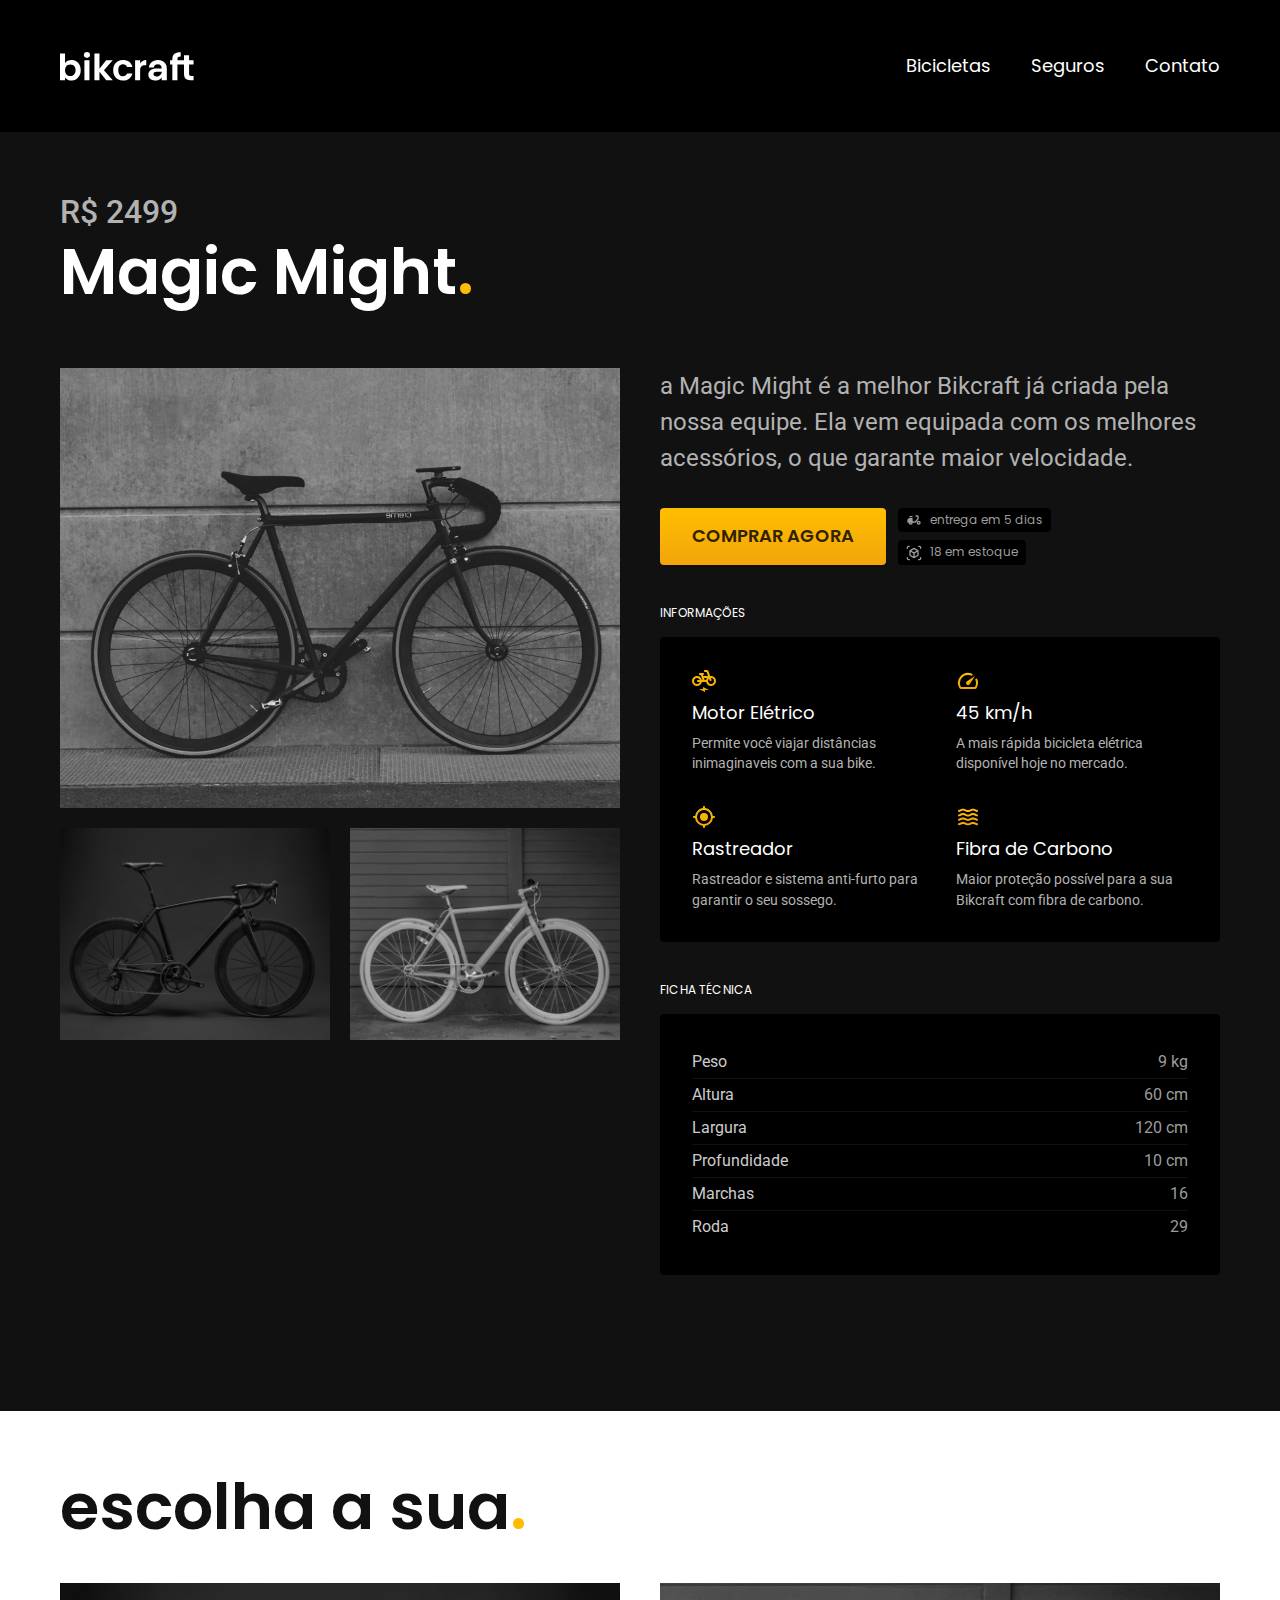
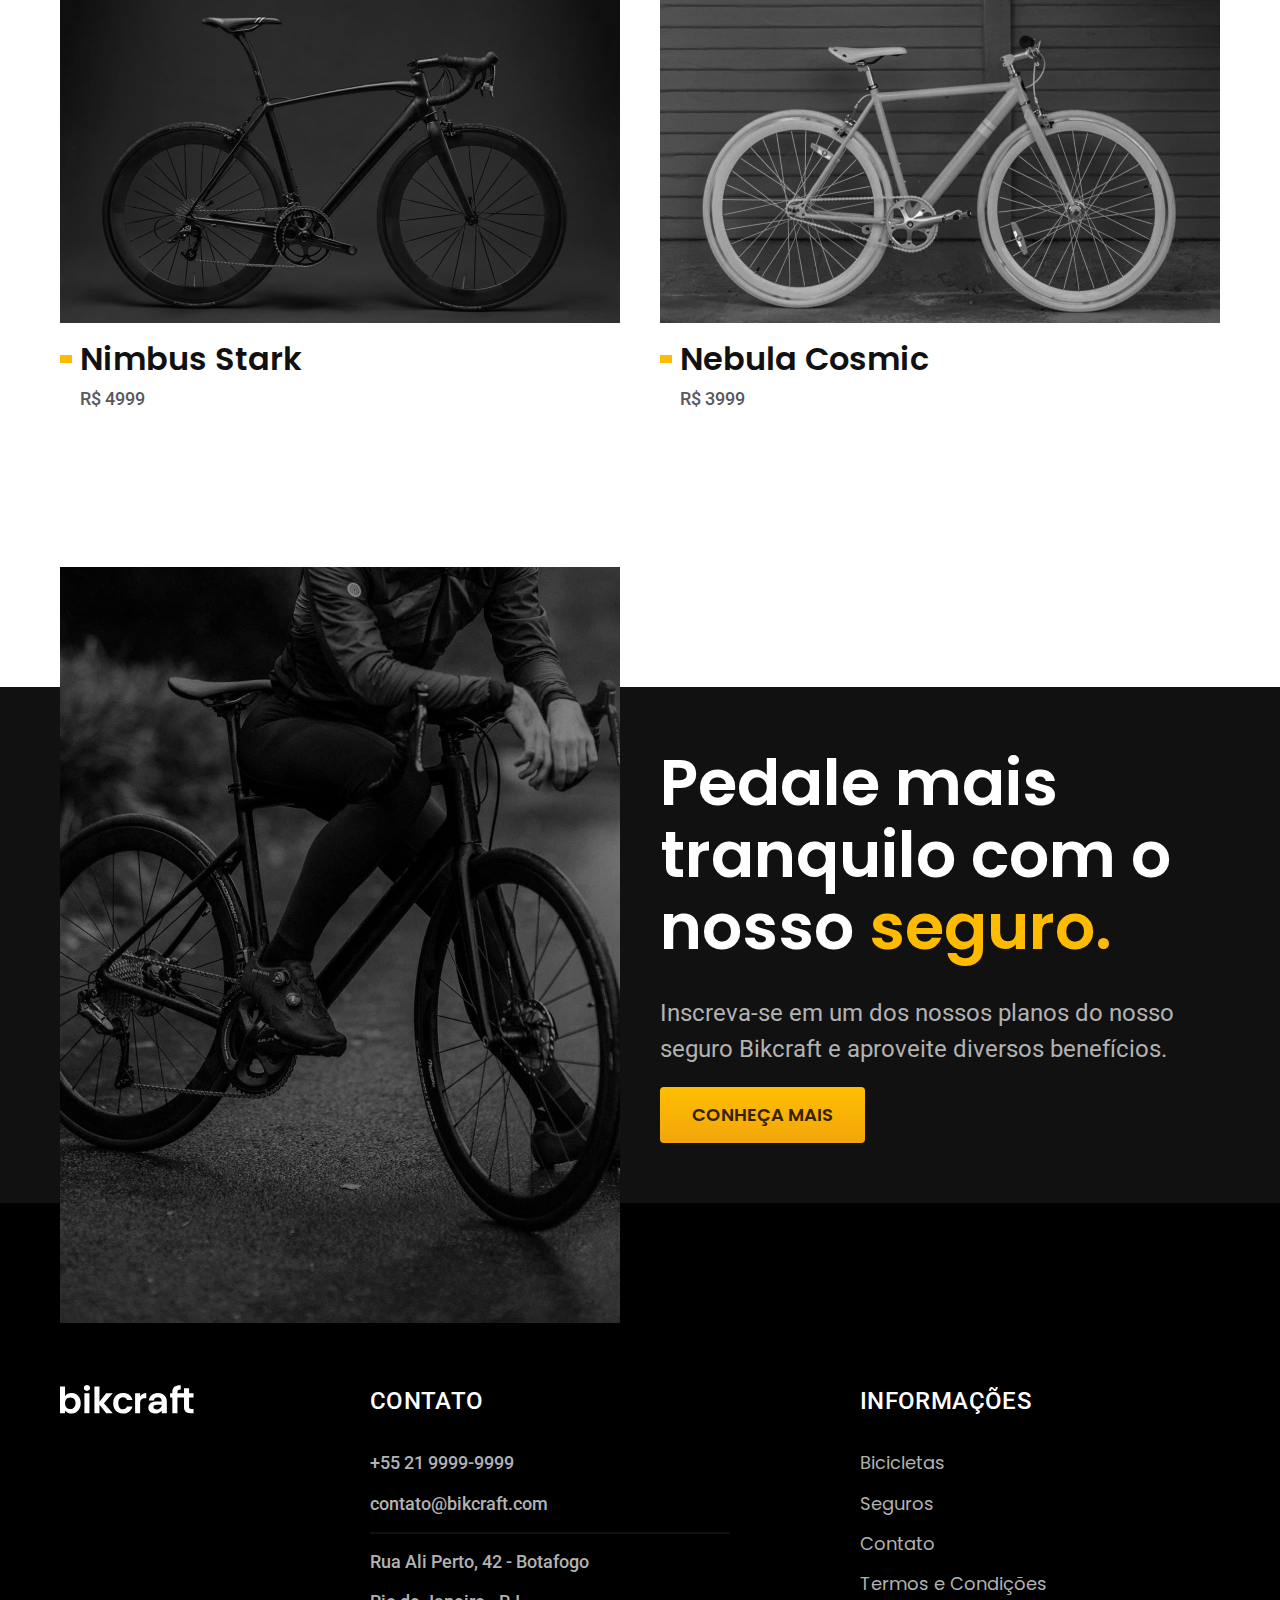
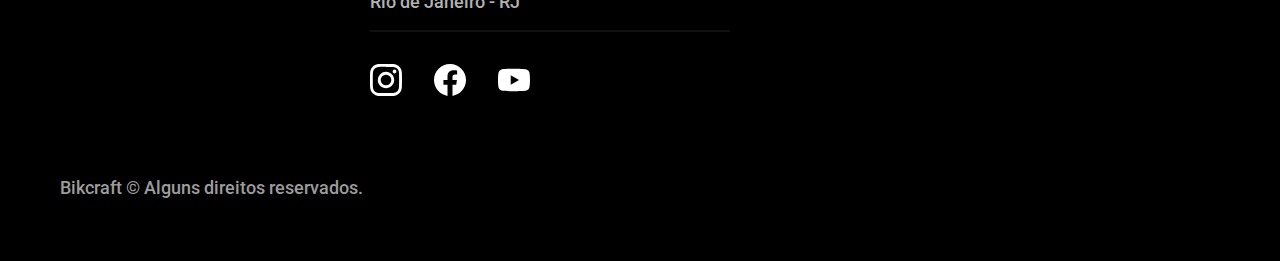
<file: bicicletas/magic.html>
<!DOCTYPE html>
<html lang="pt-br">

<head>
  <meta charset="UTF-8">
  <meta name="viewport" content="width=device-width, initial-scale=1.0">
  <title>Magic Might | Bikcraft - Bicicletas Elétricas</title>
  <meta name="description" content="Magic Might">
  <link rel="stylesheet" href="../css/style.css">
  <link rel="preconnect" href="https://fonts.googleapis.com">
  <link rel="preconnect" href="https://fonts.gstatic.com" crossorigin>
  <link href="https://fonts.googleapis.com/css2?family=Poppins:wght@400;600&family=Roboto:wght@400;500&display=swap" rel="stylesheet">
  <link href="https://fonts.googleapis.com/css2?family=Merriweather:ital,wght@1,900&display=swap" rel="stylesheet">
</head>

<body id="bicicleta">
  <header class="header-bg">
    <div class="container header">
      <a href="../"><img src="../img/bikcraft.svg" alt="Bikcraft"></a>
      <nav aria-label="primaria">
        <ul class="header-menu font-1-m cor-0">
          <li><a href="../bicicletas.html">Bicicletas</a></li>
          <li><a href="../seguro.html">Seguros</a></li>
          <li><a href="../contato.html">Contato</a></li>
        </ul>
      </nav>
    </div>
  </header>

  <main class="titulo-bg">
    <div>
      <div class="titulo container">
        <p class="font-2-xl cor-5">R$ 2499</p>
        <h1 class="font-1-xxl cor-0">Magic Might<span class="cor-p1">.</span></h1>
      </div>
    </div>
    <div class="bicicleta container">
      <div class="bicicleta-imagens">
        <img src="../img/bicicleta/nimbus2.jpg" alt="">
        <img src="../img/bicicleta/nimbus1.jpg" alt="">
        <img src="../img/bicicleta/nimbus3.jpg" alt="">
      </div>
      <div class="bicicleta-conteudo">
        <p class="font-2-l cor-5">a Magic Might é a melhor Bikcraft já criada pela nossa equipe. Ela vem equipada com os melhores acessórios, o que garante maior velocidade.</p>
        <div class="bicicleta-comprar">
          <a class="botao" href="../orcamento.html">Comprar Agora</a>
          <span class="font-1-xs cor-6"><img src="../img/icones/entrega.svg" alt=""> entrega em 5 dias</span>
          <span class="font-1-xs cor-6"><img src="../img/icones/estoque.svg" alt=""> 18 em estoque</span>
        </div>
        <h2 class="font-1-xs cor-0">Informações</h2>
        <ul class="bicicleta-informacoes">
          <li>
            <img src="../img/icones/eletrica.svg" alt="">
            <h3 class="font-1-m cor-0">Motor Elétrico</h3>
            <p class="font-2-xs cor-5">Permite você viajar distâncias inimaginaveis com a sua bike.</p>
          </li>
          <li>
            <img src="../img/icones/velocidade.svg" alt="">
            <h3 class="font-1-m cor-0">45 km/h</h3>
            <p class="font-2-xs cor-5">A mais rápida bicicleta elétrica disponível hoje no mercado.</p>
          </li>
          <li>
            <img src="../img/icones/rastreador.svg" alt="">
            <h3 class="font-1-m cor-0">Rastreador</h3>
            <p class="font-2-xs cor-5">Rastreador e sistema anti-furto para garantir o seu sossego.</p>
          </li>
          <li>
            <img src="../img/icones/carbono.svg" alt="">
            <h3 class="font-1-m cor-0">Fibra de Carbono</h3>
            <p class="font-2-xs cor-5">Maior proteção possível para a sua Bikcraft com fibra de carbono.</p>
          </li>
        </ul>
        <h2 class="font-1-xs cor-0">Ficha Técnica</h2>
        <ul class="bicicleta-ficha font-2-s cor-4">
          <li>Peso <span>9 kg</span></li>
          <li>Altura <span>60 cm</span></li>
          <li>Largura <span>120 cm</span></li>
          <li>Profundidade <span>10 cm</span></li>
          <li>Marchas <span>16</span></li>
          <li>Roda <span>29</span></li>
        </ul>
      </div>
  </main>

  <article class="bicicletas-lista container">
    <h2 class="font-1-xxl">escolha a sua<span class="cor-p1">.</span></h2>

    <ul>
      <li>
        <a href="./nimbus.html">
          <img src="../img/bicicletas/nimbus.jpg" alt="Bicicleta preta">
          <h3 class="font-1-xl">Nimbus Stark</h3>
          <span class="font-2-m cor-8">R$ 4999</span>
        </a>
      </li>
      <li>
        <a href="./nebula.html">
          <img src="../img/bicicletas/nebula.jpg" alt="Bicicleta preta">
          <h3 class="font-1-xl">Nebula Cosmic</h3>
          <span class="font-2-m cor-8">R$ 3999</span>
        </a>
      </li>
    </ul>
  </article>

  <article class="seguro-bg">
    <div class="seguro container">
      <div class="seguro-imagem">
        <img src="../img/fotos/seguros.jpg" alt="Pessoa parada em cima de uma bicicleta">
      </div>
      <div class="seguro-conteudo">
        <h2 class="font-1-xxl cor-0">Pedale mais tranquilo com o nosso <span class="cor-p1">seguro.</span></h2>
        <p class="font-2-l cor-5">Inscreva-se em um dos nossos planos do nosso seguro Bikcraft e aproveite diversos benefícios.</p>
        <a class="botao" href="../seguros.html">Conheça Mais</a>
      </div>
    </div>
  </article>

  <footer class="footer-bg">
    <div class="footer container">
      <img src="../img/bikcraft.svg" alt="Bikcraft">
      <div class="footer-contato">
        <h3 class="font-2-l-b cor-0">Contato</h3>
        <ul class="font-2-m cor-5">
          <li><a href="tel:+552199999999">+55 21 9999-9999</a></li>
          <li><a href="mailto:contato@bikcraft.com">contato@bikcraft.com</a></li>
          <li>Rua Ali Perto, 42 - Botafogo</li>
          <li>Rio de Janeiro - RJ</li>
        </ul>
        <div class="footer-redes">
          <a href="../">
            <img src="../img/redes/instagram.svg" alt="Instagram">
          </a>
          <a href="../">
            <img src="../img/redes/facebook.svg" alt="Facebook">
          </a>
          <a href="../">
            <img src="../img/redes/youtube.svg" alt="Youtube">
          </a>
        </div>
      </div>
      <div class="footer-informacoes">
        <h3 class="font-2-l-b cor-0">Informações</h3>
        <nav>
          <ul class="font-1-m cor-5">
            <li><a href="../bicicletas.html">Bicicletas</a></li>
            <li><a href="../seguros.html">Seguros</a></li>
            <li><a href="../contato.html">Contato</a></li>
            <li><a href="../termos.html">Termos e Condições</a></li>
          </ul>
        </nav>
      </div>
      <p class="footer-copy font-2-m cor-6">Bikcraft © Alguns direitos reservados.</p>
    </div>
  </footer>
</body>
</file>
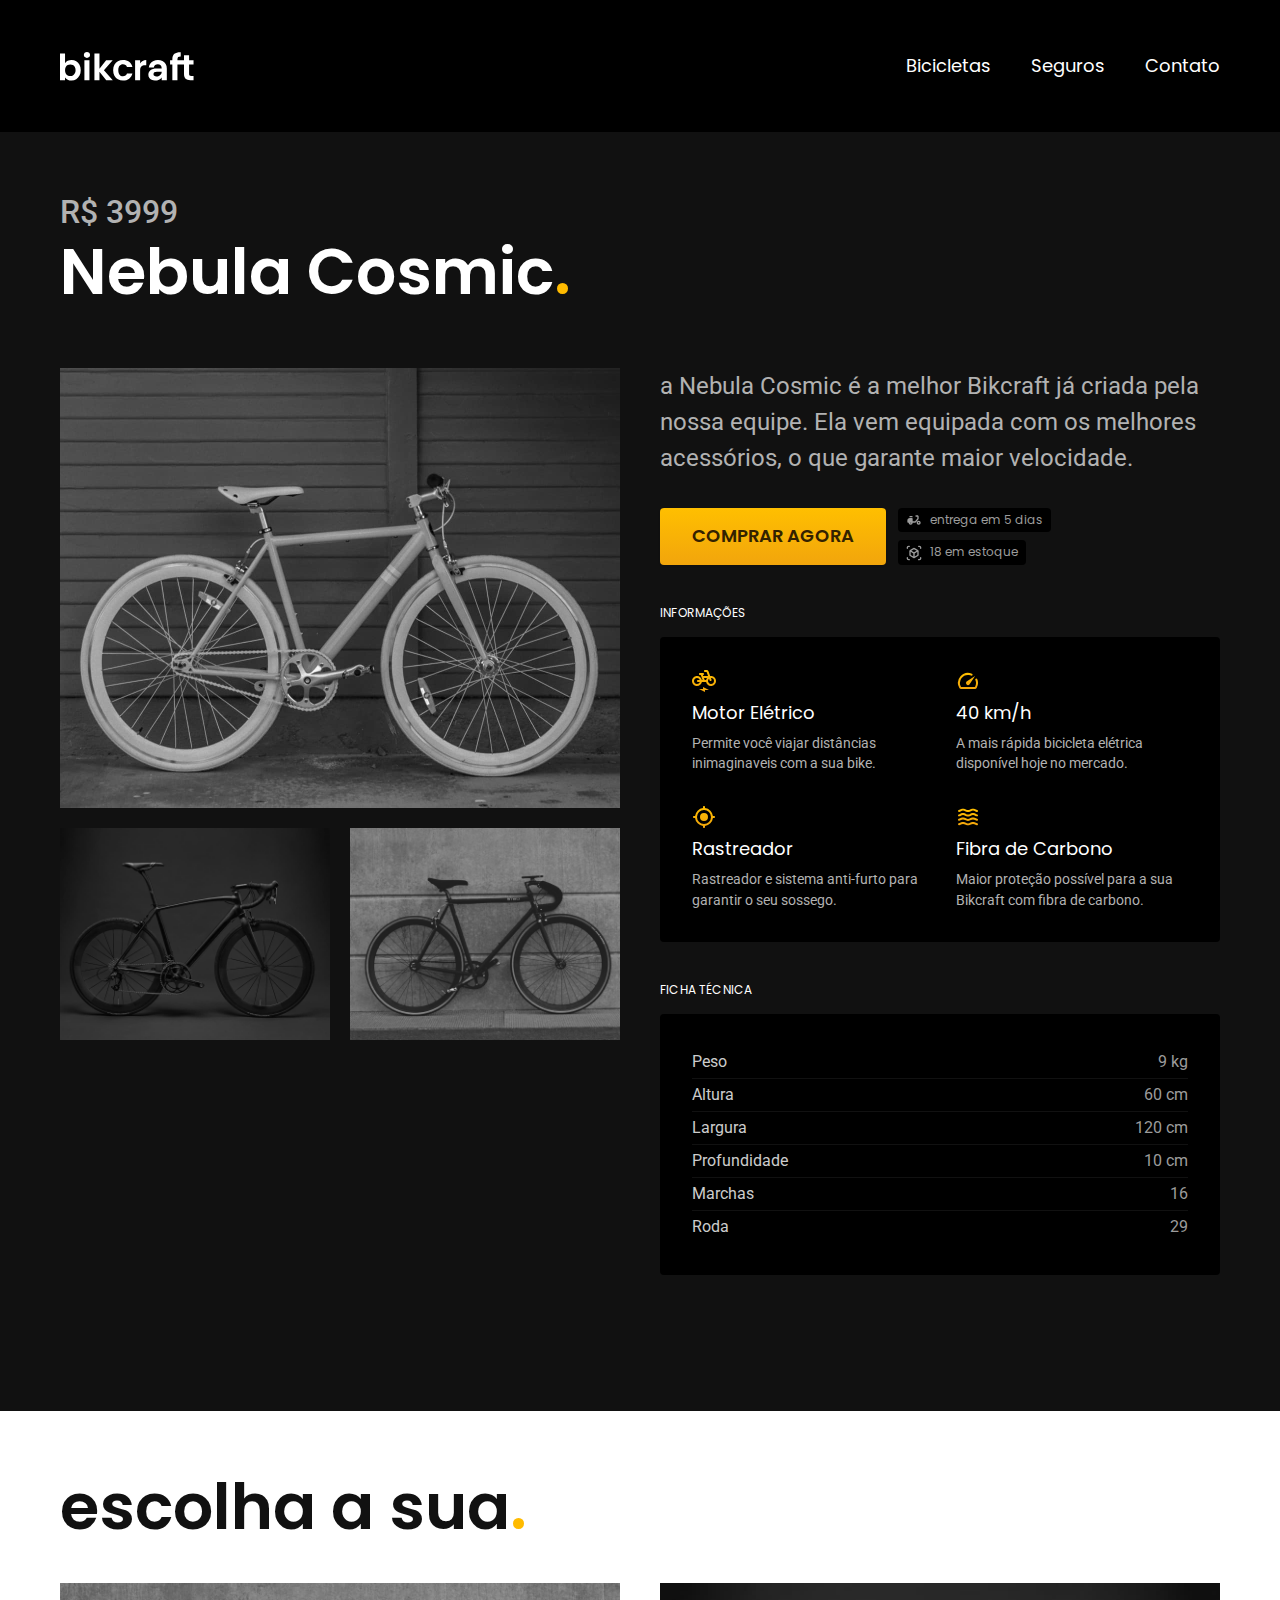
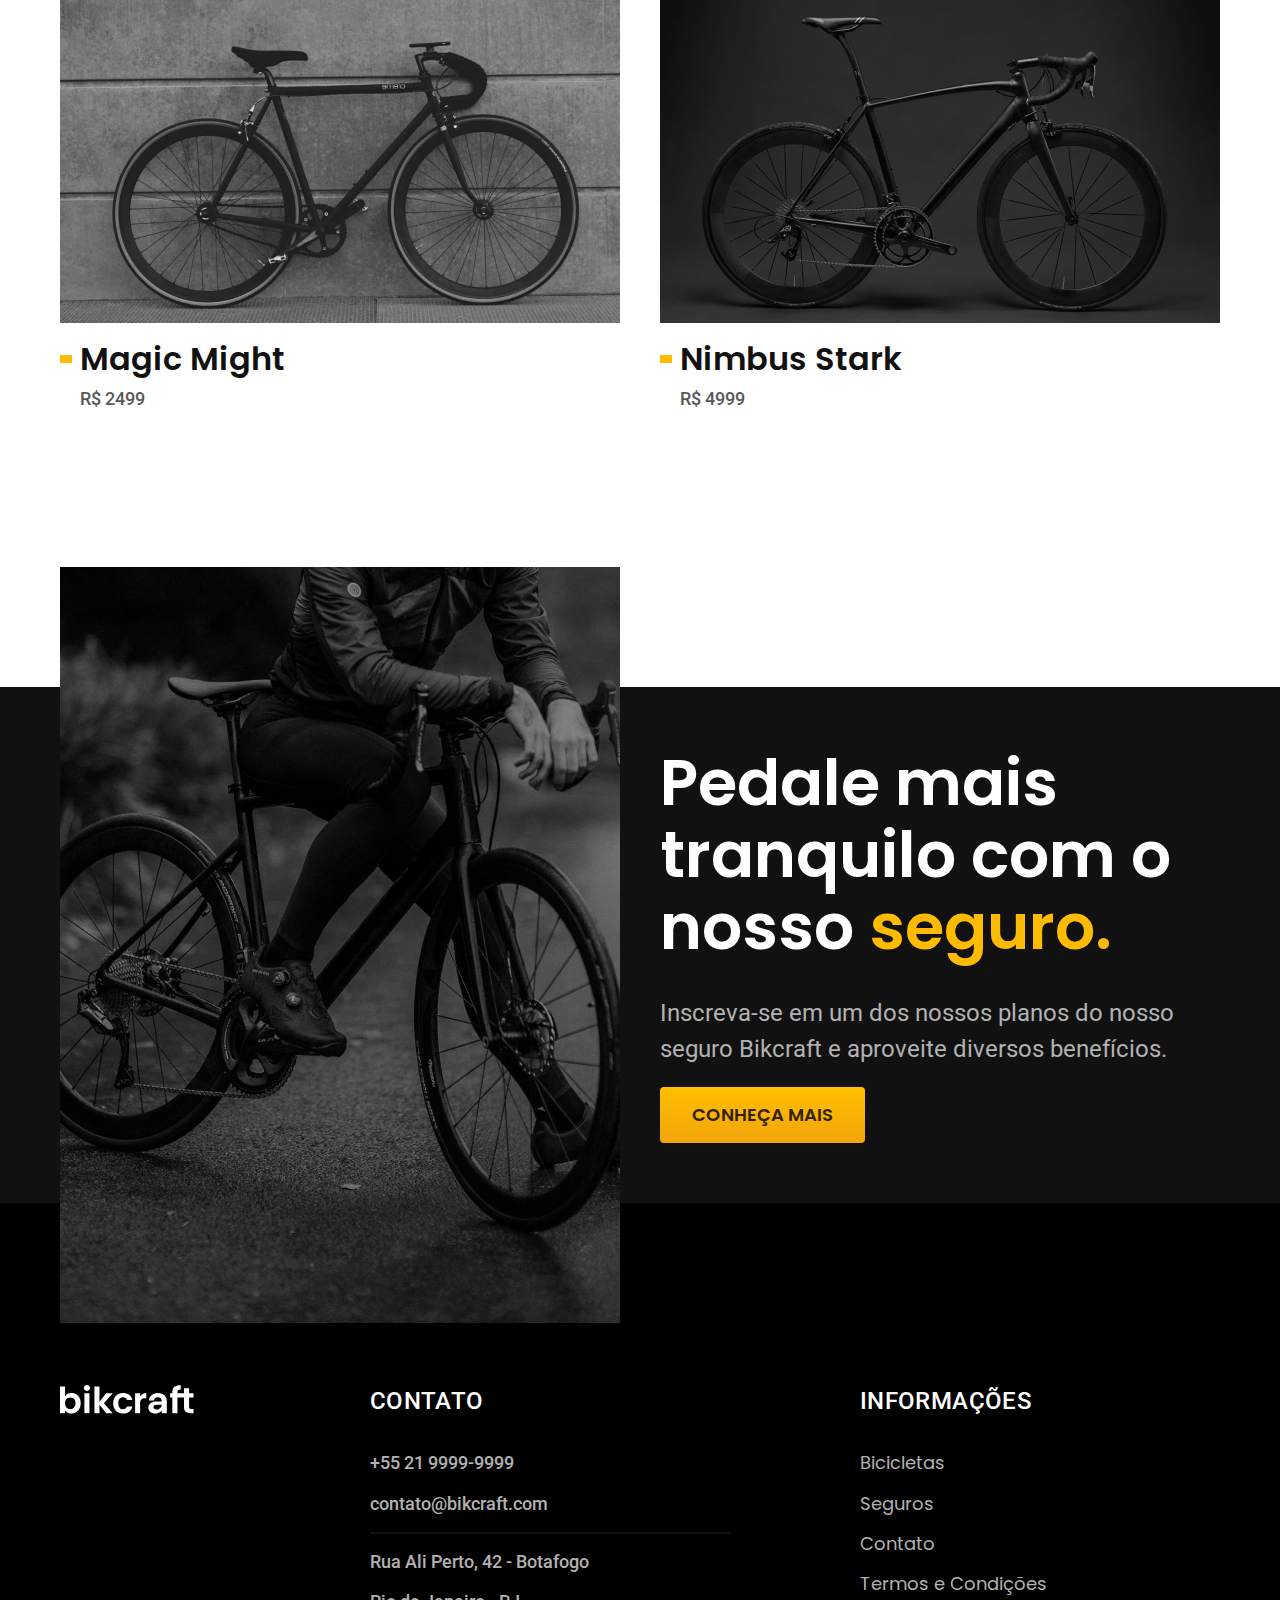
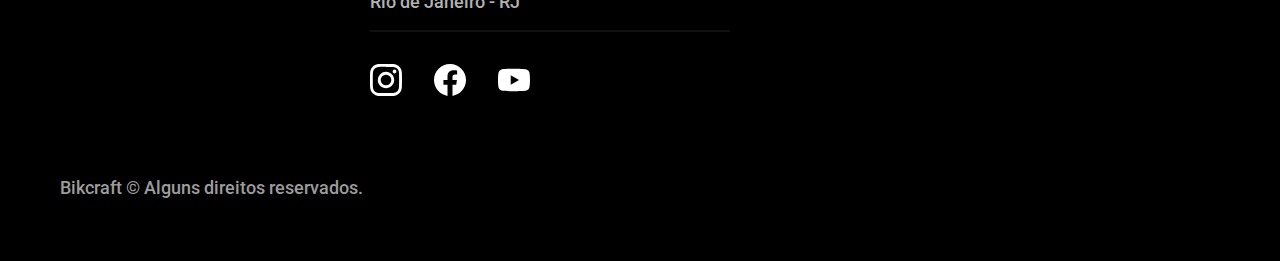
<file: bicicletas/nebula.html>
<!DOCTYPE html>
<html lang="pt-br">

<head>
  <meta charset="UTF-8">
  <meta name="viewport" content="width=device-width, initial-scale=1.0">
  <title>Nebula Cosmic | Bikcraft - Bicicletas Elétricas</title>
  <meta name="description" content="Nebula Cosmic">
  <link rel="stylesheet" href="../css/style.css">
  <link rel="preconnect" href="https://fonts.googleapis.com">
  <link rel="preconnect" href="https://fonts.gstatic.com" crossorigin>
  <link href="https://fonts.googleapis.com/css2?family=Poppins:wght@400;600&family=Roboto:wght@400;500&display=swap" rel="stylesheet">
  <link href="https://fonts.googleapis.com/css2?family=Merriweather:ital,wght@1,900&display=swap" rel="stylesheet">
</head>

<body id="bicicleta">
  <header class="header-bg">
    <div class="container header">
      <a href="../"><img src="../img/bikcraft.svg" alt="Bikcraft"></a>
      <nav aria-label="primaria">
        <ul class="header-menu font-1-m cor-0">
          <li><a href="../bicicletas.html">Bicicletas</a></li>
          <li><a href="../seguro.html">Seguros</a></li>
          <li><a href="../contato.html">Contato</a></li>
        </ul>
      </nav>
    </div>
  </header>

  <main class="titulo-bg">
    <div>
      <div class="titulo container">
        <p class="font-2-xl cor-5">R$ 3999</p>
        <h1 class="font-1-xxl cor-0">Nebula Cosmic<span class="cor-p1">.</span></h1>
      </div>
    </div>
    <div class="bicicleta container">
      <div class="bicicleta-imagens">
        <img src="../img/bicicleta/nimbus3.jpg" alt="">
        <img src="../img/bicicleta/nimbus1.jpg" alt="">
        <img src="../img/bicicleta/nimbus2.jpg" alt="">
      </div>
      <div class="bicicleta-conteudo">
        <p class="font-2-l cor-5">a Nebula Cosmic é a melhor Bikcraft já criada pela nossa equipe. Ela vem equipada com os melhores acessórios, o que garante maior velocidade.</p>
        <div class="bicicleta-comprar">
          <a class="botao" href="../orcamento.html">Comprar Agora</a>
          <span class="font-1-xs cor-6"><img src="../img/icones/entrega.svg" alt=""> entrega em 5 dias</span>
          <span class="font-1-xs cor-6"><img src="../img/icones/estoque.svg" alt=""> 18 em estoque</span>
        </div>
        <h2 class="font-1-xs cor-0">Informações</h2>
        <ul class="bicicleta-informacoes">
          <li>
            <img src="../img/icones/eletrica.svg" alt="">
            <h3 class="font-1-m cor-0">Motor Elétrico</h3>
            <p class="font-2-xs cor-5">Permite você viajar distâncias inimaginaveis com a sua bike.</p>
          </li>
          <li>
            <img src="../img/icones/velocidade.svg" alt="">
            <h3 class="font-1-m cor-0">40 km/h</h3>
            <p class="font-2-xs cor-5">A mais rápida bicicleta elétrica disponível hoje no mercado.</p>
          </li>
          <li>
            <img src="../img/icones/rastreador.svg" alt="">
            <h3 class="font-1-m cor-0">Rastreador</h3>
            <p class="font-2-xs cor-5">Rastreador e sistema anti-furto para garantir o seu sossego.</p>
          </li>
          <li>
            <img src="../img/icones/carbono.svg" alt="">
            <h3 class="font-1-m cor-0">Fibra de Carbono</h3>
            <p class="font-2-xs cor-5">Maior proteção possível para a sua Bikcraft com fibra de carbono.</p>
          </li>
        </ul>
        <h2 class="font-1-xs cor-0">Ficha Técnica</h2>
        <ul class="bicicleta-ficha font-2-s cor-4">
          <li>Peso <span>9 kg</span></li>
          <li>Altura <span>60 cm</span></li>
          <li>Largura <span>120 cm</span></li>
          <li>Profundidade <span>10 cm</span></li>
          <li>Marchas <span>16</span></li>
          <li>Roda <span>29</span></li>
        </ul>
      </div>
  </main>

  <article class="bicicletas-lista container">
    <h2 class="font-1-xxl">escolha a sua<span class="cor-p1">.</span></h2>

    <ul>
      <li>
        <a href="./magic.html">
          <img src="../img/bicicletas/magic.jpg" alt="Bicicleta preta">
          <h3 class="font-1-xl">Magic Might</h3>
          <span class="font-2-m cor-8">R$ 2499</span>
        </a>
      </li>
      <li>
        <a href="./nimbus.html">
          <img src="../img/bicicletas/nimbus.jpg" alt="Bicicleta preta">
          <h3 class="font-1-xl">Nimbus Stark</h3>
          <span class="font-2-m cor-8">R$ 4999</span>
        </a>
      </li>
    </ul>
  </article>

  <article class="seguro-bg">
    <div class="seguro container">
      <div class="seguro-imagem">
        <img src="../img/fotos/seguros.jpg" alt="Pessoa parada em cima de uma bicicleta">
      </div>
      <div class="seguro-conteudo">
        <h2 class="font-1-xxl cor-0">Pedale mais tranquilo com o nosso <span class="cor-p1">seguro.</span></h2>
        <p class="font-2-l cor-5">Inscreva-se em um dos nossos planos do nosso seguro Bikcraft e aproveite diversos benefícios.</p>
        <a class="botao" href="../seguros.html">Conheça Mais</a>
      </div>
    </div>
  </article>

  <footer class="footer-bg">
    <div class="footer container">
      <img src="../img/bikcraft.svg" alt="Bikcraft">
      <div class="footer-contato">
        <h3 class="font-2-l-b cor-0">Contato</h3>
        <ul class="font-2-m cor-5">
          <li><a href="tel:+552199999999">+55 21 9999-9999</a></li>
          <li><a href="mailto:contato@bikcraft.com">contato@bikcraft.com</a></li>
          <li>Rua Ali Perto, 42 - Botafogo</li>
          <li>Rio de Janeiro - RJ</li>
        </ul>
        <div class="footer-redes">
          <a href="../">
            <img src="../img/redes/instagram.svg" alt="Instagram">
          </a>
          <a href="../">
            <img src="../img/redes/facebook.svg" alt="Facebook">
          </a>
          <a href="../">
            <img src="../img/redes/youtube.svg" alt="Youtube">
          </a>
        </div>
      </div>
      <div class="footer-informacoes">
        <h3 class="font-2-l-b cor-0">Informações</h3>
        <nav>
          <ul class="font-1-m cor-5">
            <li><a href="../bicicletas.html">Bicicletas</a></li>
            <li><a href="../seguros.html">Seguros</a></li>
            <li><a href="../contato.html">Contato</a></li>
            <li><a href="../termos.html">Termos e Condições</a></li>
          </ul>
        </nav>
      </div>
      <p class="footer-copy font-2-m cor-6">Bikcraft © Alguns direitos reservados.</p>
    </div>
  </footer>
</body>
</file>
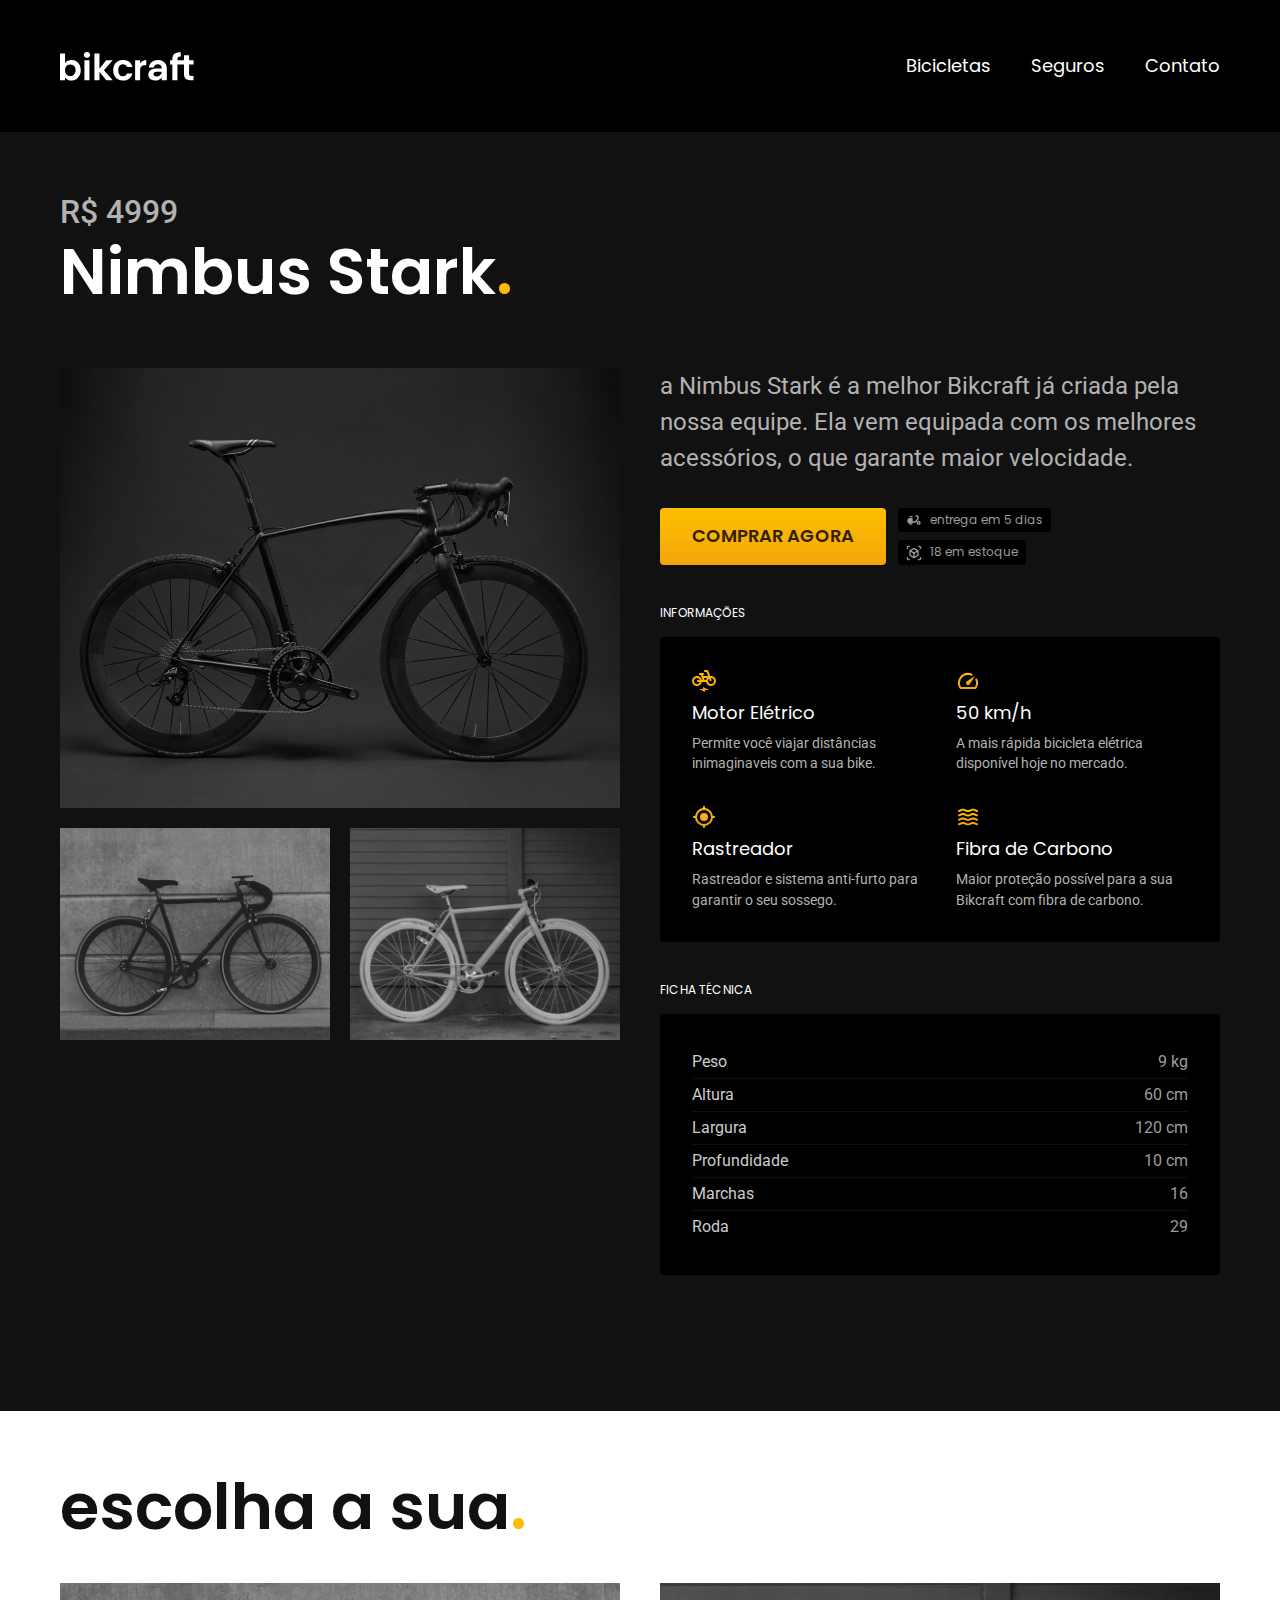
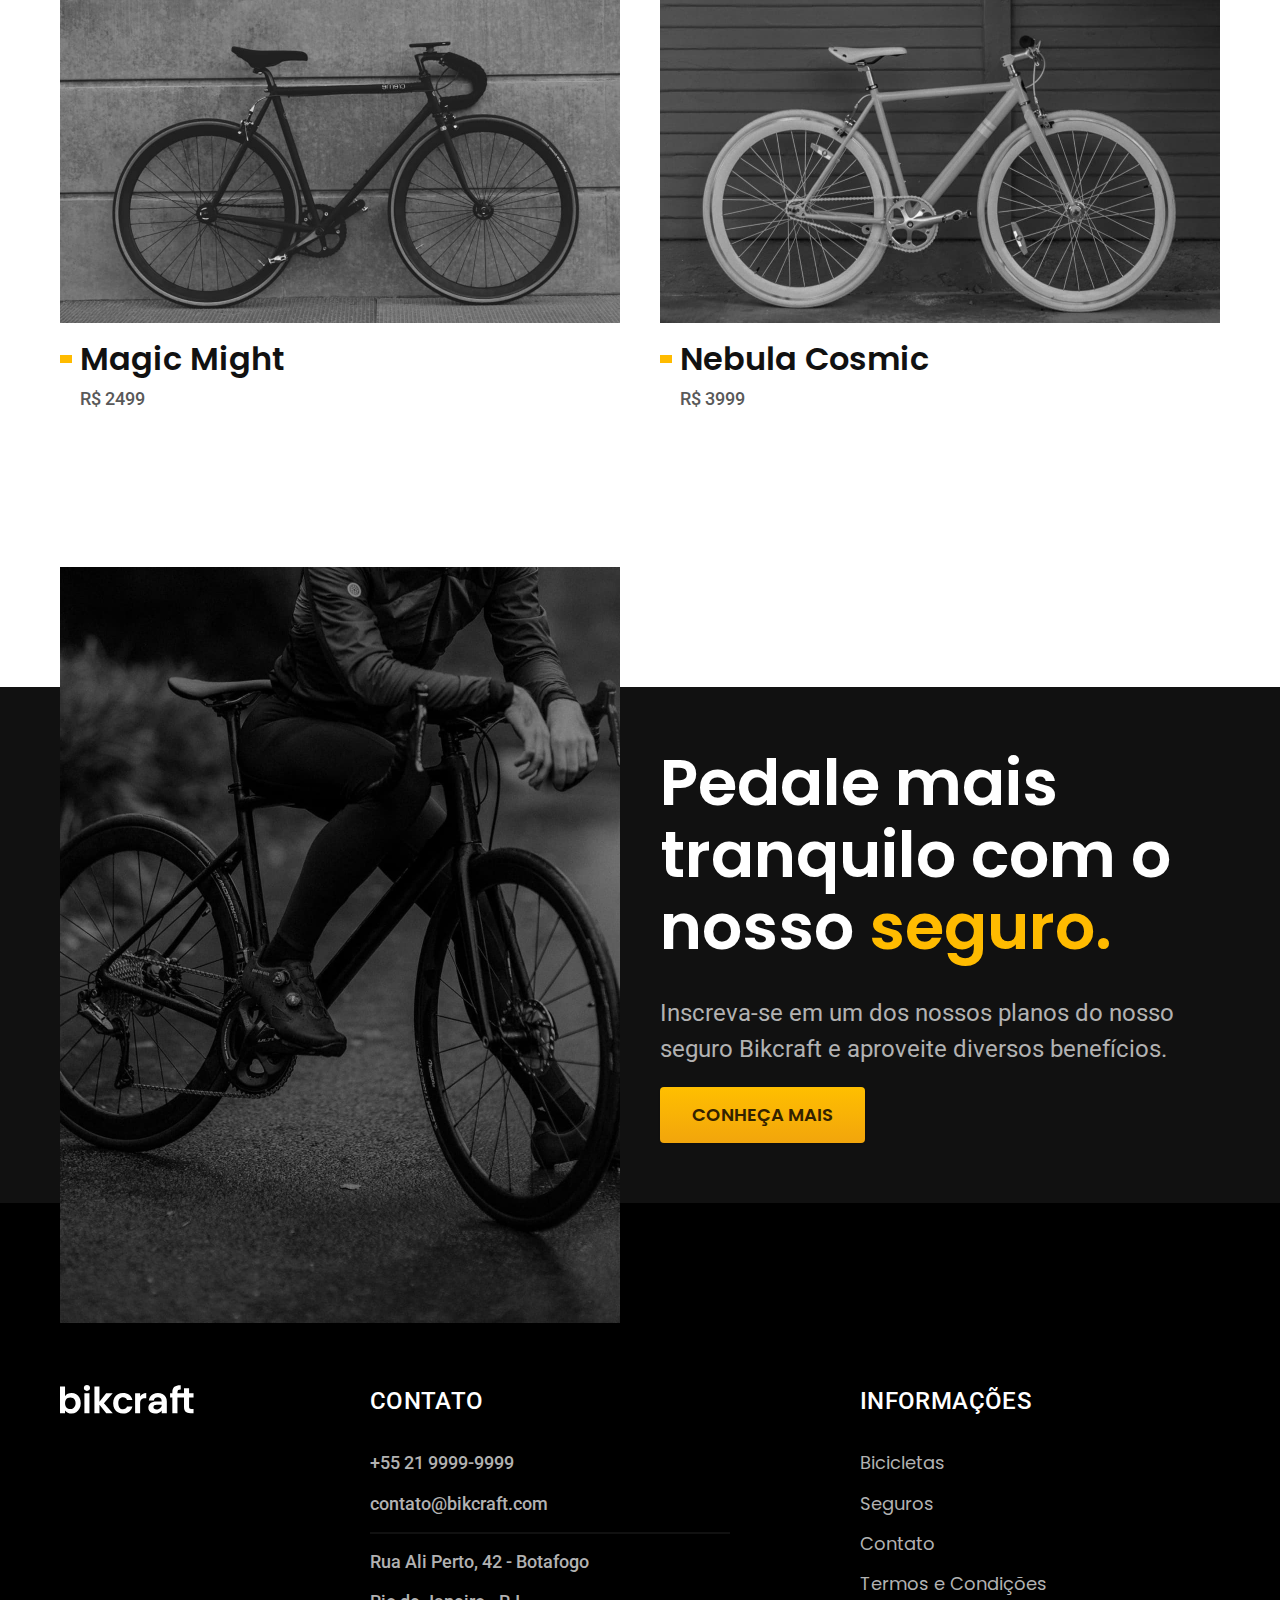
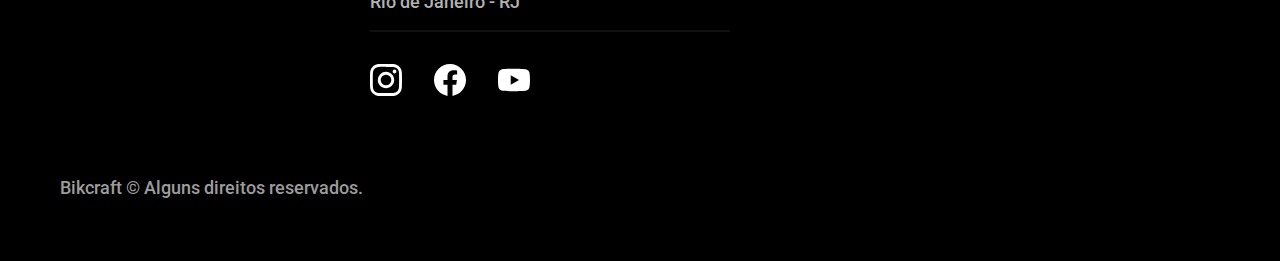
<file: bicicletas/nimbus.html>
<!DOCTYPE html>
<html lang="pt-br">

<head>
  <meta charset="UTF-8">
  <meta name="viewport" content="width=device-width, initial-scale=1.0">
  <title>Nimbus Stark | Bikcraft - Bicicletas Elétricas</title>
  <meta name="description" content="Nimbus Stark">
  <link rel="stylesheet" href="../css/style.css">
  <link rel="preconnect" href="https://fonts.googleapis.com">
  <link rel="preconnect" href="https://fonts.gstatic.com" crossorigin>
  <link href="https://fonts.googleapis.com/css2?family=Poppins:wght@400;600&family=Roboto:wght@400;500&display=swap" rel="stylesheet">
  <link href="https://fonts.googleapis.com/css2?family=Merriweather:ital,wght@1,900&display=swap" rel="stylesheet">
</head>

<body id="bicicleta">
  <header class="header-bg">
    <div class="container header">
      <a href="../"><img src="../img/bikcraft.svg" alt="Bikcraft"></a>
      <nav aria-label="primaria">
        <ul class="header-menu font-1-m cor-0">
          <li><a href="../bicicletas.html">Bicicletas</a></li>
          <li><a href="../seguro.html">Seguros</a></li>
          <li><a href="../contato.html">Contato</a></li>
        </ul>
      </nav>
    </div>
  </header>

  <main class="titulo-bg">
    <div>
      <div class="titulo container">
        <p class="font-2-xl cor-5">R$ 4999</p>
        <h1 class="font-1-xxl cor-0">Nimbus Stark<span class="cor-p1">.</span></h1>
      </div>
    </div>
    <div class="bicicleta container">
      <div class="bicicleta-imagens">
        <img src="../img/bicicleta/nimbus1.jpg" alt="">
        <img src="../img/bicicleta/nimbus2.jpg" alt="">
        <img src="../img/bicicleta/nimbus3.jpg" alt="">
      </div>
      <div class="bicicleta-conteudo">
        <p class="font-2-l cor-5">a Nimbus Stark é a melhor Bikcraft já criada pela nossa equipe. Ela vem equipada com os melhores acessórios, o que garante maior velocidade.</p>
        <div class="bicicleta-comprar">
          <a class="botao" href="../orcamento.html">Comprar Agora</a>
          <span class="font-1-xs cor-6"><img src="../img/icones/entrega.svg" alt=""> entrega em 5 dias</span>
          <span class="font-1-xs cor-6"><img src="../img/icones/estoque.svg" alt=""> 18 em estoque</span>
        </div>
        <h2 class="font-1-xs cor-0">Informações</h2>
        <ul class="bicicleta-informacoes">
          <li>
            <img src="../img/icones/eletrica.svg" alt="">
            <h3 class="font-1-m cor-0">Motor Elétrico</h3>
            <p class="font-2-xs cor-5">Permite você viajar distâncias inimaginaveis com a sua bike.</p>
          </li>
          <li>
            <img src="../img/icones/velocidade.svg" alt="">
            <h3 class="font-1-m cor-0">50 km/h</h3>
            <p class="font-2-xs cor-5">A mais rápida bicicleta elétrica disponível hoje no mercado.</p>
          </li>
          <li>
            <img src="../img/icones/rastreador.svg" alt="">
            <h3 class="font-1-m cor-0">Rastreador</h3>
            <p class="font-2-xs cor-5">Rastreador e sistema anti-furto para garantir o seu sossego.</p>
          </li>
          <li>
            <img src="../img/icones/carbono.svg" alt="">
            <h3 class="font-1-m cor-0">Fibra de Carbono</h3>
            <p class="font-2-xs cor-5">Maior proteção possível para a sua Bikcraft com fibra de carbono.</p>
          </li>
        </ul>
        <h2 class="font-1-xs cor-0">Ficha Técnica</h2>
        <ul class="bicicleta-ficha font-2-s cor-4">
          <li>Peso <span>9 kg</span></li>
          <li>Altura <span>60 cm</span></li>
          <li>Largura <span>120 cm</span></li>
          <li>Profundidade <span>10 cm</span></li>
          <li>Marchas <span>16</span></li>
          <li>Roda <span>29</span></li>
        </ul>
      </div>
  </main>

  <article class="bicicletas-lista container">
    <h2 class="font-1-xxl">escolha a sua<span class="cor-p1">.</span></h2>

    <ul>
      <li>
        <a href="./magic.html">
          <img src="../img/bicicletas/magic.jpg" alt="Bicicleta preta">
          <h3 class="font-1-xl">Magic Might</h3>
          <span class="font-2-m cor-8">R$ 2499</span>
        </a>
      </li>
      <li>
        <a href="./nebula.html">
          <img src="../img/bicicletas/nebula.jpg" alt="Bicicleta preta">
          <h3 class="font-1-xl">Nebula Cosmic</h3>
          <span class="font-2-m cor-8">R$ 3999</span>
        </a>
      </li>
    </ul>
  </article>

  <article class="seguro-bg">
    <div class="seguro container">
      <div class="seguro-imagem">
        <img src="../img/fotos/seguros.jpg" alt="Pessoa parada em cima de uma bicicleta">
      </div>
      <div class="seguro-conteudo">
        <h2 class="font-1-xxl cor-0">Pedale mais tranquilo com o nosso <span class="cor-p1">seguro.</span></h2>
        <p class="font-2-l cor-5">Inscreva-se em um dos nossos planos do nosso seguro Bikcraft e aproveite diversos benefícios.</p>
        <a class="botao" href="../seguros.html">Conheça Mais</a>
      </div>
    </div>
  </article>

  <footer class="footer-bg">
    <div class="footer container">
      <img src="../img/bikcraft.svg" alt="Bikcraft">
      <div class="footer-contato">
        <h3 class="font-2-l-b cor-0">Contato</h3>
        <ul class="font-2-m cor-5">
          <li><a href="tel:+552199999999">+55 21 9999-9999</a></li>
          <li><a href="mailto:contato@bikcraft.com">contato@bikcraft.com</a></li>
          <li>Rua Ali Perto, 42 - Botafogo</li>
          <li>Rio de Janeiro - RJ</li>
        </ul>
        <div class="footer-redes">
          <a href="../">
            <img src="../img/redes/instagram.svg" alt="Instagram">
          </a>
          <a href="../">
            <img src="../img/redes/facebook.svg" alt="Facebook">
          </a>
          <a href="../">
            <img src="../img/redes/youtube.svg" alt="Youtube">
          </a>
        </div>
      </div>
      <div class="footer-informacoes">
        <h3 class="font-2-l-b cor-0">Informações</h3>
        <nav>
          <ul class="font-1-m cor-5">
            <li><a href="../bicicletas.html">Bicicletas</a></li>
            <li><a href="../seguros.html">Seguros</a></li>
            <li><a href="../contato.html">Contato</a></li>
            <li><a href="../termos.html">Termos e Condições</a></li>
          </ul>
        </nav>
      </div>
      <p class="footer-copy font-2-m cor-6">Bikcraft © Alguns direitos reservados.</p>
    </div>
  </footer>
</body>
</file>
<file: css/style.css>
@import "./global/global.css";
@import "./utilidades/tipografia.css";
@import "./utilidades/cores.css";

@import "./global/header.css";
@import "./global/footer.css";

@import "./utilidades/componentes.css";
@import "./utilidades/formulario.css";

@import "./home/introducao.css";
@import "./home/tecnologia.css";
@import "./home/parceiros.css";
@import "./home/depoimento.css";

@import "./orcamento/orcamento.css";

@import "./bicicletas/bicicletas-lista.css";
@import "./bicicletas/bicicletas.css";
@import "./bicicleta/bicicleta.css";
@import "./bicicleta/seguro.css";

@import "./seguros/seguros.css";
@import "./seguros/vantagens.css";
@import "./seguros/perguntas.css";

@import "./contato/contato.css";
@import "./contato/lojas.css";

@import "./termos/termos.css";
</file>
